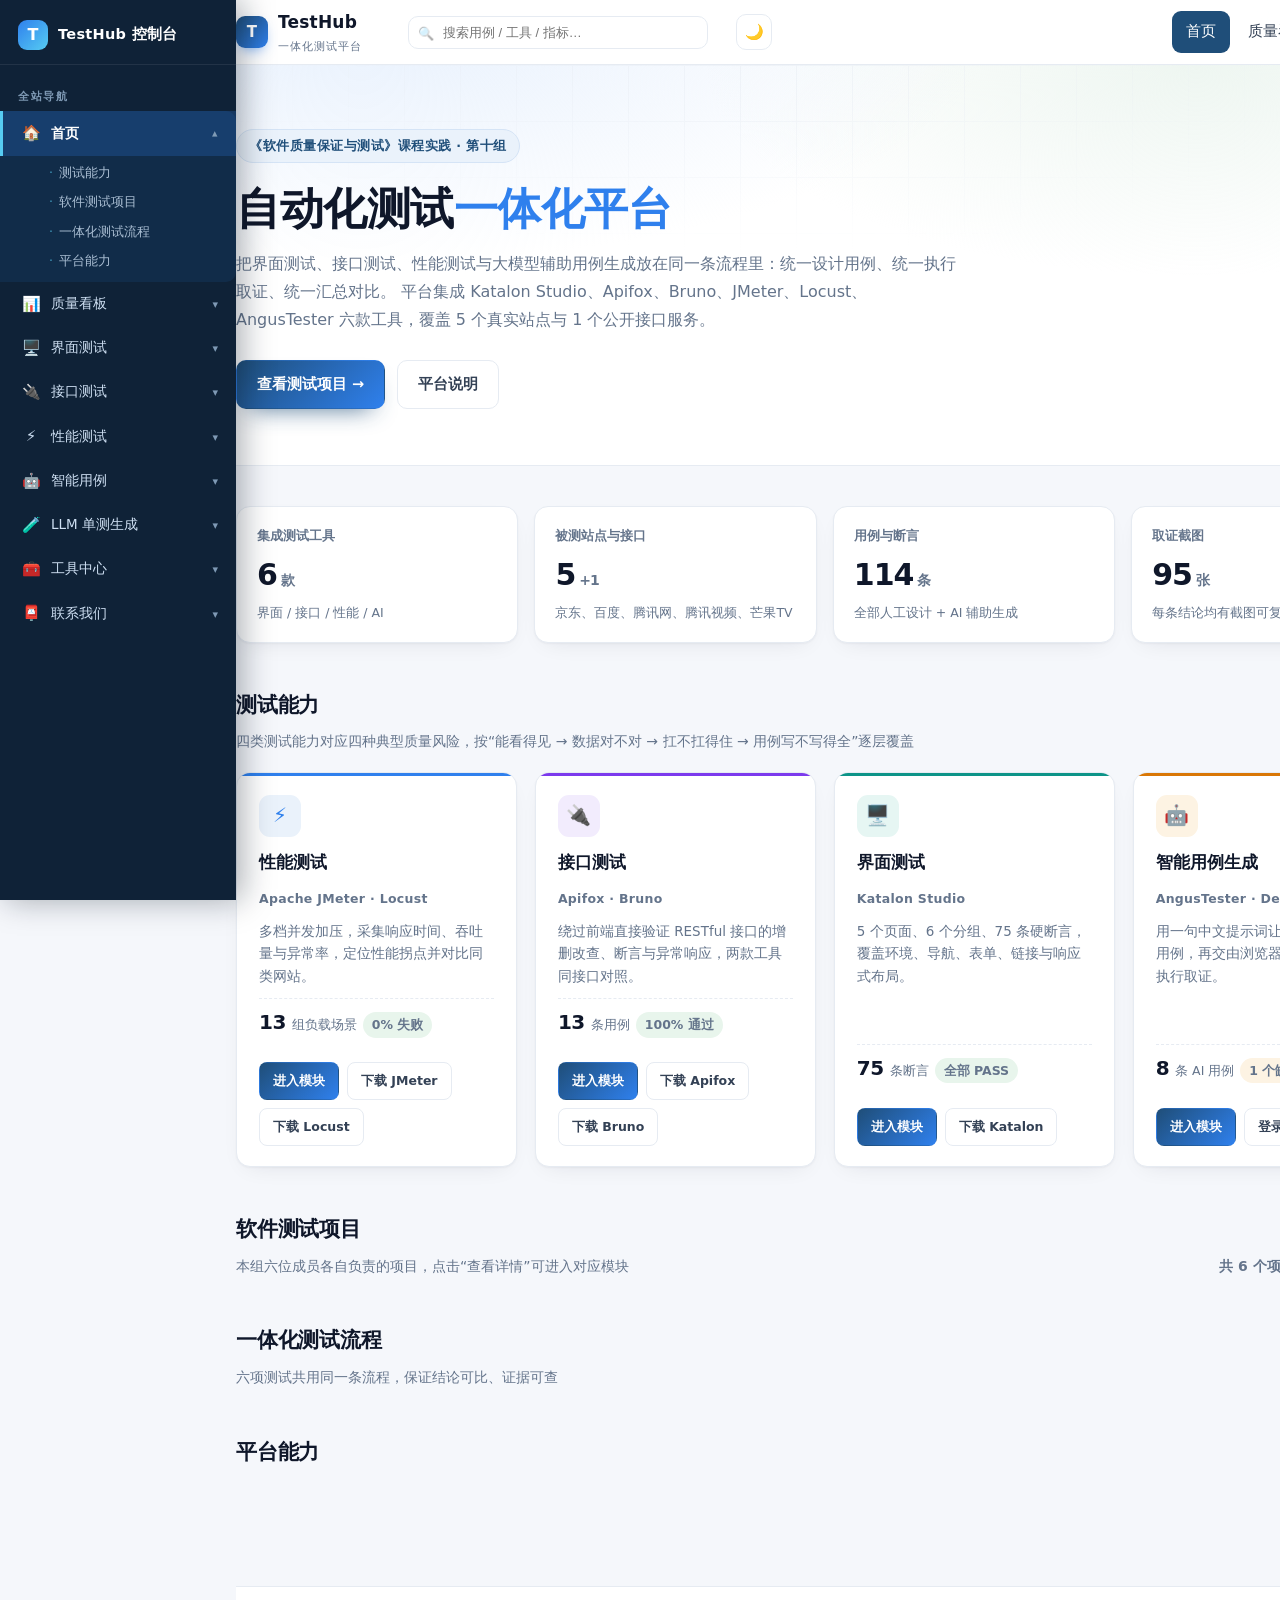
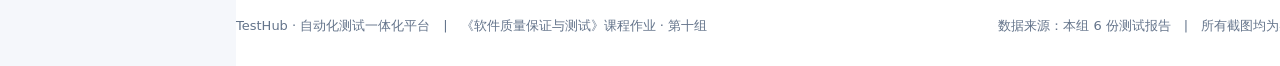
<file: index.html>
<!DOCTYPE html>
<html lang="zh-CN">
<head>
<meta charset="UTF-8">
<meta name="viewport" content="width=device-width, initial-scale=1">
<title>TestHub · 自动化测试一体化平台</title>
<link rel="stylesheet" href="assets/css/style.css">
<link rel="stylesheet" href="assets/css/console.css">
<link rel="stylesheet" href="assets/css/sidebar.css">
<script src="assets/js/theme.js"></script>
</head>
<body>

<header class="nav">
  <div class="wrap nav-inner">
    <a class="logo" href="index.html">
      <span class="logo-mark">T</span>
      <span>TestHub<small>一体化测试平台</small></span>
    </a>
    <div class="nav-search">
      <input id="globalSearch" type="text" placeholder="搜索用例 / 工具 / 指标…" autocomplete="off">
      <div class="search-pop" id="searchPop"></div>
    </div>
    <button class="nav-toggle" aria-label="菜单">☰</button>
    <button class="theme-toggle" id="themeToggle" aria-label="切换深色模式">🌙</button>
    <nav class="nav-links">
      <a href="index.html">首页</a>
      <a href="dashboard.html">质量看板</a>
      <a href="about.html">联系我们</a>
    </nav>
  </div>
</header>

<section class="hero">
  <div class="wrap hero-inner">
    <span class="eyebrow">《软件质量保证与测试》课程实践 · 第十组</span>
    <h1>自动化测试<span>一体化平台</span></h1>
    <p class="lead">
      把界面测试、接口测试、性能测试与大模型辅助用例生成放在同一条流程里：统一设计用例、统一执行取证、统一汇总对比。
      平台集成 Katalon Studio、Apifox、Bruno、JMeter、Locust、AngusTester 六款工具，覆盖 5 个真实站点与 1 个公开接口服务。
    </p>
    <div class="hero-actions">
      <a class="btn btn-primary" href="#projects">查看测试项目 →</a>
      <a class="btn btn-ghost" href="about.html">平台说明</a>
    </div>
  </div>
</section>

<main class="wrap">

  <section class="section">
    <div class="stats">
      <div class="stat"><div class="k">集成测试工具</div><div class="v">6<small>款</small></div><div class="d">界面 / 接口 / 性能 / AI</div></div>
      <div class="stat"><div class="k">被测站点与接口</div><div class="v">5<small>+1</small></div><div class="d">京东、百度、腾讯网、腾讯视频、芒果TV</div></div>
      <div class="stat"><div class="k">用例与断言</div><div class="v">114<small>条</small></div><div class="d">全部人工设计 + AI 辅助生成</div></div>
      <div class="stat"><div class="k">取证截图</div><div class="v">95<small>张</small></div><div class="d">每条结论均有截图可复核</div></div>
    </div>
  </section>

  <section class="section">
    <div class="section-head">
      <div>
        <h2>测试能力</h2>
        <p>四类测试能力对应四种典型质量风险，按“能看得见 → 数据对不对 → 扛不扛得住 → 用例写不写得全”逐层覆盖</p>
      </div>
    </div>

    <div class="modules">
      <div class="module" style="--accent:#2f80ed;--accent-soft:#eaf2fb">
        <div class="ico">⚡</div>
        <h3>性能测试</h3>
        <div class="tool">Apache JMeter · Locust</div>
        <p>多档并发加压，采集响应时间、吞吐量与异常率，定位性能拐点并对比同类网站。</p>
        <div class="metric"><b>13</b><span>组负载场景</span><span class="badge ok">0% 失败</span></div>
        <div class="module-actions">
          <a class="btn btn-sm btn-primary" href="performance.html">进入模块</a>
          <a class="btn btn-sm btn-ghost" href="https://jmeter.apache.org/download_jmeter.cgi" target="_blank" rel="noopener">下载 JMeter</a>
          <a class="btn btn-sm btn-ghost" href="https://locust.io/" target="_blank" rel="noopener">下载 Locust</a>
        </div>
      </div>

      <div class="module" style="--accent:#7c3aed;--accent-soft:#f2ecfd">
        <div class="ico">🔌</div>
        <h3>接口测试</h3>
        <div class="tool">Apifox · Bruno</div>
        <p>绕过前端直接验证 RESTful 接口的增删改查、断言与异常响应，两款工具同接口对照。</p>
        <div class="metric"><b>13</b><span>条用例</span><span class="badge ok">100% 通过</span></div>
        <div class="module-actions">
          <a class="btn btn-sm btn-primary" href="api.html">进入模块</a>
          <a class="btn btn-sm btn-ghost" href="https://apifox.com/" target="_blank" rel="noopener">下载 Apifox</a>
          <a class="btn btn-sm btn-ghost" href="https://www.usebruno.com/downloads" target="_blank" rel="noopener">下载 Bruno</a>
        </div>
      </div>

      <div class="module" style="--accent:#0d9488;--accent-soft:#e6f6f3">
        <div class="ico">🖥️</div>
        <h3>界面测试</h3>
        <div class="tool">Katalon Studio</div>
        <p>5 个页面、6 个分组、75 条硬断言，覆盖环境、导航、表单、链接与响应式布局。</p>
        <div class="metric"><b>75</b><span>条断言</span><span class="badge ok">全部 PASS</span></div>
        <div class="module-actions">
          <a class="btn btn-sm btn-primary" href="ui.html">进入模块</a>
          <a class="btn btn-sm btn-ghost" href="https://katalon.com/download" target="_blank" rel="noopener">下载 Katalon</a>
        </div>
      </div>

      <div class="module" style="--accent:#d97706;--accent-soft:#fdf3e3">
        <div class="ico">🤖</div>
        <h3>智能用例生成</h3>
        <div class="tool">AngusTester · DeepSeek</div>
        <p>用一句中文提示词让大模型生成规范用例，再交由浏览器自动化引擎逐条执行取证。</p>
        <div class="metric"><b>8</b><span>条 AI 用例</span><span class="badge warn">1 个缺陷</span></div>
        <div class="module-actions">
          <a class="btn btn-sm btn-primary" href="ai.html">进入模块</a>
          <a class="btn btn-sm btn-ghost" href="https://gm.anguskit.com/" target="_blank" rel="noopener">登录 AngusTester</a>
        </div>
      </div>
    </div>
  </section>

  <section class="section" id="projects">
    <div class="section-head">
      <div>
        <h2>软件测试项目</h2>
        <p>本组六位成员各自负责的项目，点击“查看详情”可进入对应模块</p>
      </div>
      <span class="more" style="color:var(--muted)">共 6 个项目 · 全部已归档</span>
    </div>

    <div class="table-wrap">
      <table class="data">
        <thead>
          <tr>
            <th>项目名称</th><th>类型</th><th>测试工具</th><th>被测对象</th>
            <th class="c">规模</th><th class="c">结果</th><th class="c">操作</th>
          </tr>
        </thead>
        <tbody>
          <tr>
            <td class="strong">京东 Web 全量界面测试</td>
            <td><span class="badge info">界面</span></td>
            <td>Katalon Studio 11.7.0</td>
            <td>京东（首页 / 登录页 / 帮助中心等 5 个页面）</td>
            <td class="c">6 组 75 项</td>
            <td class="c"><span class="badge ok">75/75 PASS</span></td>
            <td class="c"><a href="ui.html">查看详情</a></td>
          </tr>
          <tr>
            <td class="strong">腾讯网首页性能测试（Locust）</td>
            <td><span class="badge info">性能</span></td>
            <td>Locust 2.x / Python 3.x</td>
            <td>腾讯网首页 qq.com</td>
            <td class="c">5 组负载</td>
            <td class="c"><span class="badge ok">9,556 请求 0 失败</span></td>
            <td class="c"><a href="performance.html">查看详情</a></td>
          </tr>
          <tr>
            <td class="strong">腾讯网首页同站性能测试（JMeter）</td>
            <td><span class="badge info">性能</span></td>
            <td>Apache JMeter 5.6.3</td>
            <td>腾讯网首页 qq.com</td>
            <td class="c">4 档 + 瞬时加压</td>
            <td class="c"><span class="badge ok">0% 异常</span></td>
            <td class="c"><a href="performance.html">查看详情</a></td>
          </tr>
          <tr>
            <td class="strong">腾讯视频与芒果TV 性能对比</td>
            <td><span class="badge info">性能</span></td>
            <td>Apache JMeter 5.6.3</td>
            <td>v.qq.com / mgtv.com</td>
            <td class="c">2 站 × 4 档</td>
            <td class="c"><span class="badge ok">0% 异常</span></td>
            <td class="c"><a href="performance.html">查看详情</a></td>
          </tr>
          <tr>
            <td class="strong">JSONPlaceholder 接口功能测试</td>
            <td><span class="badge info">接口</span></td>
            <td>Apifox / Bruno 4.3.0</td>
            <td>posts、users 接口</td>
            <td class="c">13 条用例</td>
            <td class="c"><span class="badge ok">100% 通过</span></td>
            <td class="c"><a href="api.html">查看详情</a></td>
          </tr>
          <tr>
            <td class="strong">百度首页 AI 用例测试</td>
            <td><span class="badge info">智能</span></td>
            <td>AngusTester（DeepSeek V4 Flash）</td>
            <td>百度首页 baidu.com</td>
            <td class="c">8 条用例</td>
            <td class="c"><span class="badge warn">3 通过 · 1 缺陷</span></td>
            <td class="c"><a href="ai.html">查看详情</a></td>
          </tr>
        </tbody>
      </table>
    </div>
  </section>

  <section class="section">
    <div class="section-head">
      <div>
        <h2>一体化测试流程</h2>
        <p>六项测试共用同一条流程，保证结论可比、证据可查</p>
      </div>
    </div>
    <div class="steps">
      <div class="step"><h5>目标与预探测</h5><p>明确被测对象与指标，先用独立脚本探测站点边界与风控限制。</p></div>
      <div class="step"><h5>用例设计</h5><p>AI 生成初稿 + 人工评审，统一到“步骤—预期—判定”格式。</p></div>
      <div class="step"><h5>环境与脚本</h5><p>对齐浏览器、网络与并发参数，脚本先预跑再正式执行。</p></div>
      <div class="step"><h5>执行与取证</h5><p>逐条截图、保存聚合报告与断言结果，失败项记录根因。</p></div>
      <div class="step"><h5>汇总与归档</h5><p>同站/同类横向对比，输出测试报告与缺陷清单。</p></div>
    </div>
  </section>

  <section class="section">
    <div class="grid-2">
      <div class="card card-pad">
        <h3 style="margin:0 0 8px;font-size:16px">平台能力</h3>
        <ul class="list">
          <li>统一入口管理界面、接口、性能、智能用例四类测试项目</li>
          <li>执行记录按项目归档，保留截图、报告、日志三级证据</li>
          <li>支持同类工具横向对比（JMeter ↔ Locust、Apifox ↔ Bruno）</li>
          <li>支持同类网站横向对比（腾讯视频 ↔ 芒果TV）</li>
          <li>AI 辅助用例生成，缩短回归用例设计时间约七成</li>
        </ul>
      </div>
      <div class="callout warn">
        <b>⚠ 测试安全边界（全组统一遵守）</b>
        <ul>
          <li>只访问公开页面与公开接口，不登录真实账号、不提交真实业务数据、不下单</li>
          <li>并发量级控制在课程实验范围内（最高 200 并发），避免对被测站点造成冲击</li>
          <li>遇到风控验证码、403 限流立即停止，不尝试绕过或破解</li>
          <li>对比测试同一时段背靠背执行，测试前关闭占用带宽的程序，保证数据可比</li>
        </ul>
      </div>
    </div>
  </section>

</main>

<footer class="site">
  <div class="wrap inner">
    <div>TestHub · 自动化测试一体化平台　|　《软件质量保证与测试》课程作业 · 第十组</div>
    <div>数据来源：本组 6 份测试报告　|　所有截图均为实测取证　|　<a href="about.html">关于平台</a></div>
  </div>
</footer>

<script src="assets/js/data.js"></script>
<script src="assets/js/console.js"></script>
<script src="assets/js/app.js"></script>
<script src="assets/js/sidebar.js"></script>
</body>
</html>
</file>
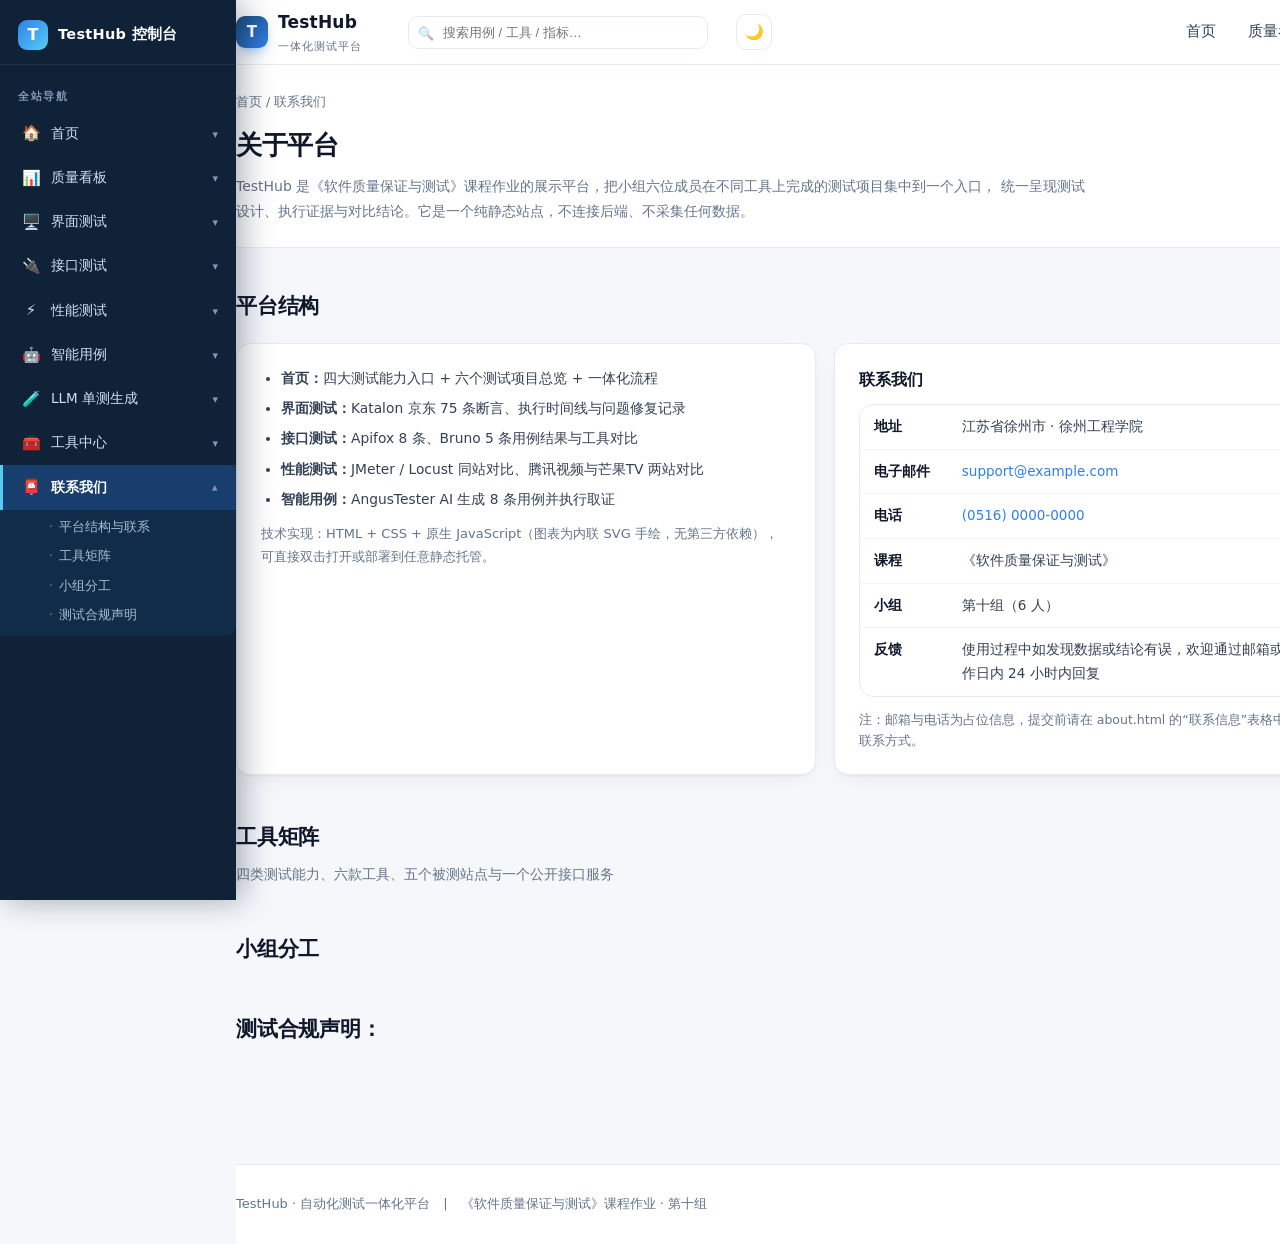
<file: about.html>
<!DOCTYPE html>
<html lang="zh-CN">
<head>
<meta charset="UTF-8">
<meta name="viewport" content="width=device-width, initial-scale=1">
<title>联系我们 · TestHub 一体化测试平台</title>
<link rel="stylesheet" href="assets/css/style.css">
<link rel="stylesheet" href="assets/css/console.css">
<link rel="stylesheet" href="assets/css/sidebar.css">
<script src="assets/js/theme.js"></script>
</head>
<body>

<header class="nav">
  <div class="wrap nav-inner">
    <a class="logo" href="index.html"><span class="logo-mark">T</span><span>TestHub<small>一体化测试平台</small></span></a>
    <div class="nav-search">
      <input id="globalSearch" type="text" placeholder="搜索用例 / 工具 / 指标…" autocomplete="off">
      <div class="search-pop" id="searchPop"></div>
    </div>
    <button class="nav-toggle" aria-label="菜单">☰</button>
    <button class="theme-toggle" id="themeToggle" aria-label="切换深色模式">🌙</button>
    <nav class="nav-links">
      <a href="index.html">首页</a>
      <a href="dashboard.html">质量看板</a>
      <a href="about.html">联系我们</a>
    </nav>
  </div>
</header>

<section class="page-head">
  <div class="wrap inner">
    <div class="crumb"><a href="index.html">首页</a> / 联系我们</div>
    <h1>关于平台</h1>
    <p class="desc">
      TestHub 是《软件质量保证与测试》课程作业的展示平台，把小组六位成员在不同工具上完成的测试项目集中到一个入口，
      统一呈现测试设计、执行证据与对比结论。它是一个纯静态站点，不连接后端、不采集任何数据。
    </p>
  </div>
</section>

<main class="wrap">

  <section class="section">
    <div class="grid-2">
      <div class="card card-pad">
        <h3 style="margin:0 0 10px;font-size:16px">平台结构</h3>
        <ul class="list">
          <li><b>首页：</b>四大测试能力入口 + 六个测试项目总览 + 一体化流程</li>
          <li><b>界面测试：</b>Katalon 京东 75 条断言、执行时间线与问题修复记录</li>
          <li><b>接口测试：</b>Apifox 8 条、Bruno 5 条用例结果与工具对比</li>
          <li><b>性能测试：</b>JMeter / Locust 同站对比、腾讯视频与芒果TV 两站对比</li>
          <li><b>智能用例：</b>AngusTester AI 生成 8 条用例并执行取证</li>
        </ul>
        <p style="font-size:13px;color:var(--muted);margin:12px 0 0">
          技术实现：HTML + CSS + 原生 JavaScript（图表为内联 SVG 手绘，无第三方依赖），可直接双击打开或部署到任意静态托管。
        </p>
      </div>

      <div class="card card-pad">
        <h3 style="margin:0 0 10px;font-size:16px">联系我们</h3>
        <div class="table-wrap" style="box-shadow:none">
          <table class="data">
            <tbody>
              <tr><td style="width:88px" class="strong">地址</td><td>江苏省徐州市 · 徐州工程学院</td></tr>
              <tr><td class="strong">电子邮件</td><td><a href="mailto:support@example.com">support@example.com</a></td></tr>
              <tr><td class="strong">电话</td><td><a href="tel:+8651600000000">(0516) 0000-0000</a></td></tr>
              <tr><td class="strong">课程</td><td>《软件质量保证与测试》</td></tr>
              <tr><td class="strong">小组</td><td>第十组（6 人）</td></tr>
              <tr><td class="strong">反馈</td><td>使用过程中如发现数据或结论有误，欢迎通过邮箱或电话反馈；工作日内 24 小时内回复</td></tr>
            </tbody>
          </table>
        </div>
        <p style="font-size:12.5px;color:var(--muted);margin:12px 0 0">
          注：邮箱与电话为占位信息，提交前请在 about.html 的“联系信息”表格中替换为本组真实联系方式。
        </p>
      </div>
    </div>
  </section>

  <section class="section">
    <div class="section-head">
      <div><h2>工具矩阵</h2><p>四类测试能力、六款工具、五个被测站点与一个公开接口服务</p></div>
    </div>
    <div class="table-wrap">
      <table class="data">
        <thead>
          <tr><th>测试类型</th><th>工具</th><th>被测对象</th><th class="c">规模</th><th class="c">结果</th><th>产出证据</th></tr>
        </thead>
        <tbody>
          <tr><td><span class="badge info">界面</span></td><td>Katalon Studio 11.7.0</td><td>京东 5 个页面</td><td class="c">75 条断言</td><td class="c"><span class="badge ok">100%</span></td><td>HTML 报告 + 3 张页面截图 + 原始日志</td></tr>
          <tr><td><span class="badge info">性能</span></td><td>Locust 2.x</td><td>腾讯网首页</td><td class="c">5 组负载</td><td class="c"><span class="badge ok">0% 失败</span></td><td>统计页 + 趋势图</td></tr>
          <tr><td><span class="badge info">性能</span></td><td>Apache JMeter 5.6.3</td><td>腾讯网首页</td><td class="c">4 档 + 补充</td><td class="c"><span class="badge ok">0% 异常</span></td><td>聚合报告 + 图形结果</td></tr>
          <tr><td><span class="badge info">性能</span></td><td>Apache JMeter 5.6.3</td><td>腾讯视频 / 芒果TV</td><td class="c">8 组用例</td><td class="c"><span class="badge ok">0% 异常</span></td><td>聚合报告 + 对比折线</td></tr>
          <tr><td><span class="badge info">接口</span></td><td>Apifox</td><td>JSONPlaceholder posts</td><td class="c">8 条用例</td><td class="c"><span class="badge ok">全部通过</span></td><td>请求/响应截图 + 自动化报告</td></tr>
          <tr><td><span class="badge info">接口</span></td><td>Bruno v4.3.0</td><td>JSONPlaceholder users / posts</td><td class="c">5 条用例</td><td class="c"><span class="badge ok">全部通过</span></td><td>断言结果截图</td></tr>
          <tr><td><span class="badge info">智能</span></td><td>AngusTester + DeepSeek</td><td>百度首页</td><td class="c">8 条用例</td><td class="c"><span class="badge warn">1 个缺陷</span></td><td>AI 用例表 + 执行截图</td></tr>
        </tbody>
      </table>
    </div>
  </section>

  <section class="section">
    <div class="section-head">
      <div><h2>小组分工</h2></div>
    </div>
    <div class="table-wrap">
      <table class="data">
        <thead><tr><th class="c">序号</th><th>姓名</th><th>学号</th><th>负责内容</th></tr></thead>
        <tbody>
          <tr><td class="c">1</td><td>高陈洋</td><td>24090202116</td><td>AngusTester 大模型辅助生成测试用例百度功能测试</td></tr>
          <tr><td class="c">2</td><td>章雨倩</td><td>24090212115</td><td>JMeter 腾讯QQ/腾讯视频/芒果TV性能测试</td></tr>
          <tr><td class="c">3</td><td>王涛</td><td>24090202147</td><td>Locust腾讯QQ性能测试</td></tr>
          <tr><td class="c">4</td><td>刘镇恺</td><td>24090202151</td><td>Bruno JSONPlaceholder接口测试</td></tr>
          <tr><td class="c">5</td><td>李秉阳</td><td>24090202152</td><td>Apifox JSONPlaceholder接口测试</td></tr>
          <tr><td class="c">6</td><td>韩洋</td><td>24090202121</td><td>Katalon Studio京东界面测试</td></tr>
        </tbody>
      </table>
    </div>
  </section>

  <section class="section">
    <div class="callout warn">
      <b>测试合规声明：</b>平台中所有测试均在公开页面上开展，未登录真实账号、未提交真实业务数据、未绕过任何风控或验证码；
      性能测试并发量级控制在 200 以内，测试前已确认不对被测站点造成异常影响。截图、报告与日志均来自本组真实执行过程。
    </div>
  </section>

</main>

<footer class="site">
  <div class="wrap inner">
    <div>TestHub · 自动化测试一体化平台　|　《软件质量保证与测试》课程作业 · 第十组</div>
    <div><a href="index.html">返回首页</a></div>
  </div>
</footer>

<script src="assets/js/data.js"></script>
<script src="assets/js/console.js"></script>
<script src="assets/js/app.js"></script>
<script src="assets/js/sidebar.js"></script>
</body>
</html>
</file>
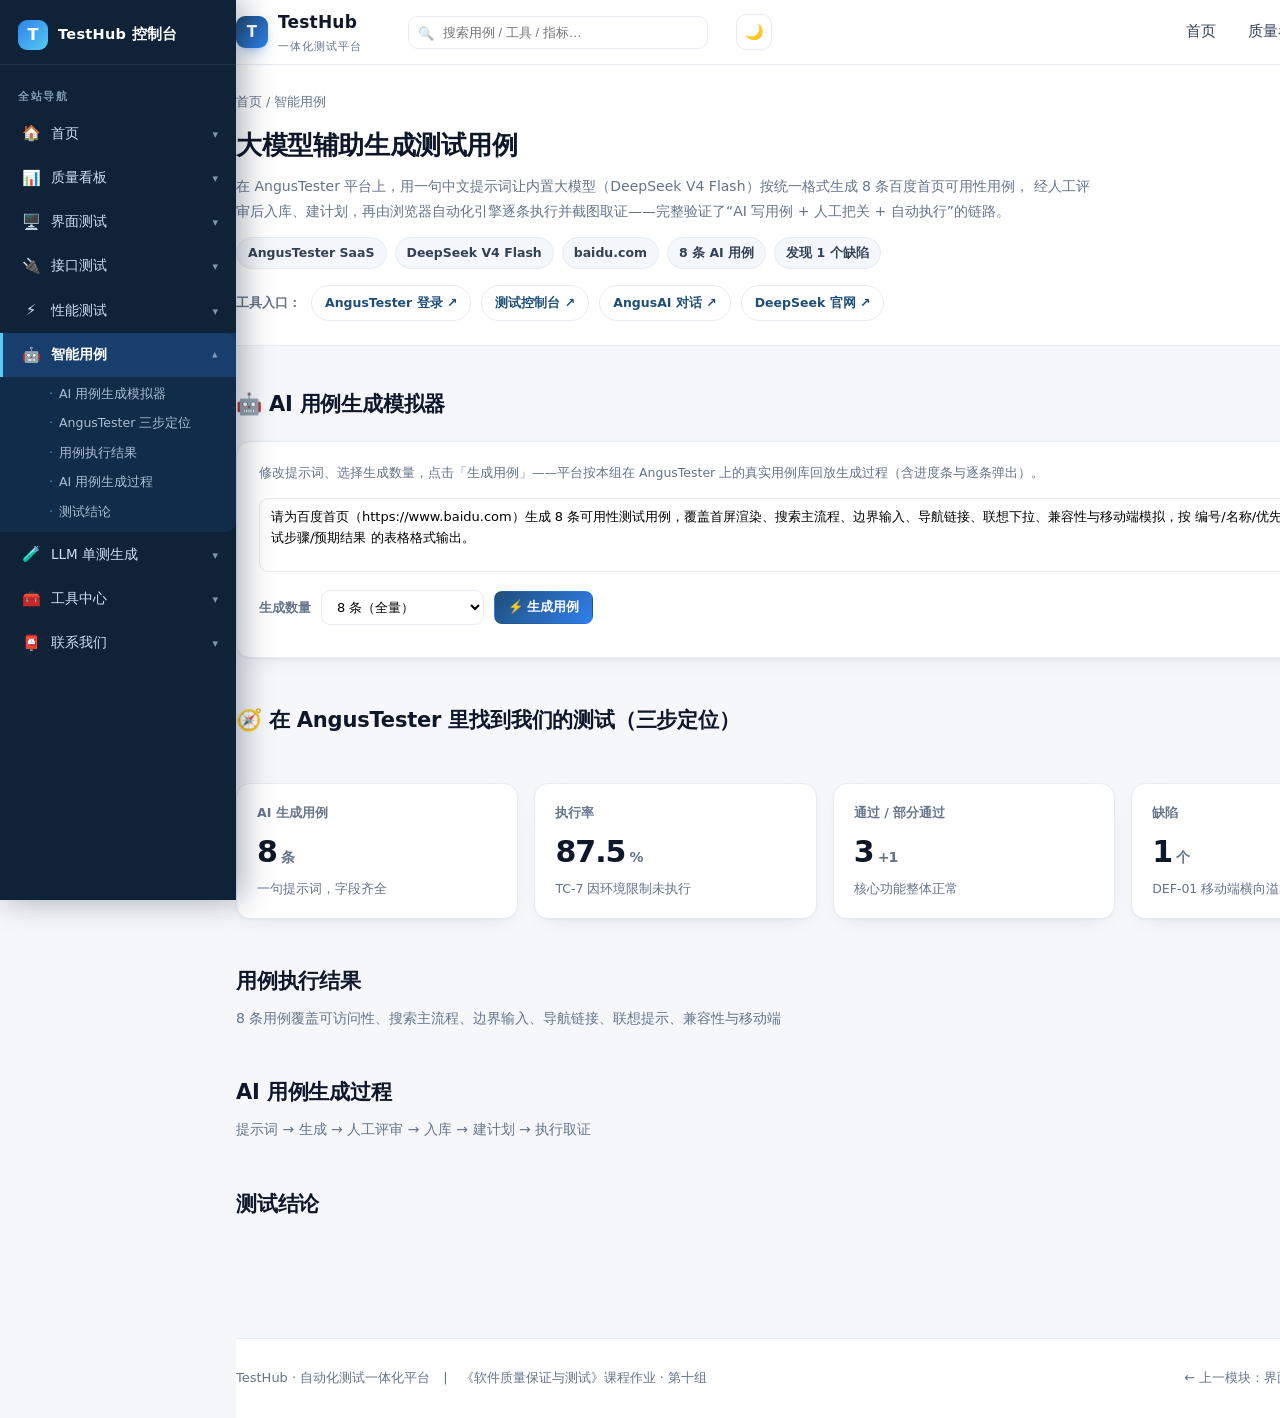
<file: ai.html>
<!DOCTYPE html>
<html lang="zh-CN">
<head>
<meta charset="UTF-8">
<meta name="viewport" content="width=device-width, initial-scale=1">
<title>智能用例 · TestHub 一体化测试平台</title>
<link rel="stylesheet" href="assets/css/style.css">
<link rel="stylesheet" href="assets/css/console.css">
<link rel="stylesheet" href="assets/css/sidebar.css">
<script src="assets/js/theme.js"></script>
</head>
<body>

<header class="nav">
  <div class="wrap nav-inner">
    <a class="logo" href="index.html"><span class="logo-mark">T</span><span>TestHub<small>一体化测试平台</small></span></a>
    <div class="nav-search">
      <input id="globalSearch" type="text" placeholder="搜索用例 / 工具 / 指标…" autocomplete="off">
      <div class="search-pop" id="searchPop"></div>
    </div>
    <button class="nav-toggle" aria-label="菜单">☰</button>
    <button class="theme-toggle" id="themeToggle" aria-label="切换深色模式">🌙</button>
    <nav class="nav-links">
      <a href="index.html">首页</a>
      <a href="dashboard.html">质量看板</a>
      <a href="about.html">联系我们</a>
    </nav>
  </div>
</header>

<section class="page-head">
  <div class="wrap inner">
    <div class="crumb"><a href="index.html">首页</a> / 智能用例</div>
    <h1>大模型辅助生成测试用例</h1>
    <p class="desc">
      在 AngusTester 平台上，用一句中文提示词让内置大模型（DeepSeek V4 Flash）按统一格式生成 8 条百度首页可用性用例，
      经人工评审后入库、建计划，再由浏览器自动化引擎逐条执行并截图取证——完整验证了“AI 写用例 + 人工把关 + 自动执行”的链路。
    </p>
    <div class="chips">
      <span class="chip">AngusTester SaaS</span>
      <span class="chip">DeepSeek V4 Flash</span>
      <span class="chip">baidu.com</span>
      <span class="chip">8 条 AI 用例</span>
      <span class="chip">发现 1 个缺陷</span>
    </div>
    <div class="tool-links">
      <span class="tl-label">工具入口：</span>
      <a href="https://gm.anguskit.com/" target="_blank" rel="noopener">AngusTester 登录 ↗</a>
      <a href="https://tester.anguskit.com/" target="_blank" rel="noopener">测试控制台 ↗</a>
      <a href="https://ai.anguskit.com/" target="_blank" rel="noopener">AngusAI 对话 ↗</a>
      <a href="https://www.deepseek.com/" target="_blank" rel="noopener">DeepSeek 官网 ↗</a>
    </div>
  </div>
</section>

<main class="wrap">

  <section class="section">
    <div class="console" id="aiGen">
      <h3>🤖 AI 用例生成模拟器</h3>
      <p class="sub">修改提示词、选择生成数量，点击「生成用例」——平台按本组在 AngusTester 上的真实用例库回放生成过程（含进度条与逐条弹出）。</p>
      <textarea id="aiPrompt"></textarea>
      <div class="ctl-row" style="margin-top:10px">
        <label>生成数量</label>
        <select id="aiCount">
          <option value="4">4 条（P0/P1 优先）</option>
          <option value="6">6 条</option>
          <option value="8" selected>8 条（全量）</option>
        </select>
        <button id="aiGenBtn" class="btn btn-sm btn-primary">⚡ 生成用例</button>
        <button id="aiGenAgain" class="btn btn-sm btn-ghost" style="display:none">🔄 重新生成</button>
      </div>
      <div class="ai-prog" id="aiProg" style="display:none"><div id="aiBar"></div></div>
      <div id="aiOut"></div>
    </div>
  </section>

  <section class="section">
    <div class="console">
      <h3>🧭 在 AngusTester 里找到我们的测试（三步定位）</h3>
      <p class="sub">我们的项目保存在 AngusTester 云端账号下，官网首页看不到项目列表——请先登录控制台，再按下面路径定位。</p>
      <div class="ctl-row" style="margin-bottom:4px">
        <a class="btn btn-sm btn-primary" href="https://gm.anguskit.com/" target="_blank" rel="noopener">① GM 工作台登录 ↗</a>
        <a class="btn btn-sm btn-primary" href="https://tester.anguskit.com/" target="_blank" rel="noopener">② 测试控制台（项目/用例/计划/执行记录）↗</a>
        <a class="btn btn-sm btn-primary" href="https://ai.anguskit.com/" target="_blank" rel="noopener">③ AngusAI 智能对话（生成用例）↗</a>
      </div>
      <div class="table-wrap" style="box-shadow:none;margin-top:10px">
        <table class="data">
          <thead><tr><th style="width:70px" class="c">步骤</th><th>操作</th><th>定位目标</th></tr></thead>
          <tbody>
            <tr><td class="c">1</td><td>打开 GM 工作台，用组内账号登录（本项目注册账号见下）</td><td>统一登录门户 gm.anguskit.com</td></tr>
            <tr><td class="c">2</td><td>进入「测试控制台」，在项目列表中找到项目名</td><td><b>百度首页可用性测试（BAI）</b></td></tr>
            <tr><td class="c">3</td><td>左侧菜单依次查看「测试用例（TC-1~TC-8）」「测试计划」「执行记录与截图取证」</td><td>8 条 AI 用例 + 执行证据 + 缺陷 DEF-01</td></tr>
          </tbody>
        </table>
      </div>
      <p style="font-size:12.5px;color:var(--muted);margin:10px 0 0">说明：AngusTester 为 SaaS 平台，用例与执行数据保存在北京集群（bj-c1-prod-apis.anguskit.com）的项目空间内，必须登录后才能看到，直接访问官网首页是找不到的。若无法登录组内账号，本页下方与「用例执行结果」区块完整保留了全部 8 条用例的内容与执行结果，可离线查阅。</p>
    </div>
  </section>

  <section class="section">
    <div class="stats">
      <div class="stat"><div class="k">AI 生成用例</div><div class="v">8<small>条</small></div><div class="d">一句提示词，字段齐全</div></div>
      <div class="stat"><div class="k">执行率</div><div class="v">87.5<small>%</small></div><div class="d">TC-7 因环境限制未执行</div></div>
      <div class="stat"><div class="k">通过 / 部分通过</div><div class="v">3<small>+1</small></div><div class="d">核心功能整体正常</div></div>
      <div class="stat"><div class="k">缺陷</div><div class="v">1<small>个</small></div><div class="d">DEF-01 移动端横向溢出</div></div>
    </div>
  </section>

  <section class="section">
    <div class="section-head">
      <div>
        <h2>用例执行结果</h2>
        <p>8 条用例覆盖可访问性、搜索主流程、边界输入、导航链接、联想提示、兼容性与移动端</p>
      </div>
    </div>

    <div class="grid-2-1">
      <div class="table-wrap">
        <table class="data">
          <thead><tr><th class="c">编号</th><th>用例名称</th><th class="c">优先级</th><th class="c">结果</th><th>说明</th></tr></thead>
          <tbody>
            <tr><td class="c">TC-1</td><td>首页可访问性与首屏渲染</td><td class="c">P0</td><td class="c"><span class="badge ok">通过</span></td><td>HTTP 200，首屏 87 ms，核心元素齐全</td></tr>
            <tr><td class="c">TC-2</td><td>关键词搜索主流程（点击提交）</td><td class="c">P0</td><td class="c"><span class="badge gray">阻塞</span></td><td>提交触发跳转，被百度风控验证页拦截</td></tr>
            <tr><td class="c">TC-3</td><td>回车键提交搜索</td><td class="c">P1</td><td class="c"><span class="badge gray">阻塞</span></td><td>提交成功携带查询参数，被风控拦截</td></tr>
            <tr><td class="c">TC-4</td><td>空输入与特殊字符边界处理</td><td class="c">P2</td><td class="c"><span class="badge warn">部分通过</span></td><td>空提交无无效跳转，未见脚本执行；结果页校验受风控限制</td></tr>
            <tr><td class="c">TC-5</td><td>首页顶部导航链接可用性</td><td class="c">P1</td><td class="c"><span class="badge ok">通过</span></td><td>抽验 3 个链接全部可达，无 404</td></tr>
            <tr><td class="c">TC-6</td><td>搜索框联想下拉可用性</td><td class="c">P2</td><td class="c"><span class="badge ok">通过</span></td><td>联想 10 条、Esc 关闭正常、无脚本错误</td></tr>
            <tr><td class="c">TC-7</td><td>跨浏览器兼容性</td><td class="c">P2</td><td class="c"><span class="badge gray">阻塞</span></td><td>环境仅 Chromium，无法三内核对比</td></tr>
            <tr><td class="c">TC-8</td><td>移动端视口下的首页可用性</td><td class="c">P2</td><td class="c"><span class="badge fail">失败</span></td><td>375 px 视口横向溢出，顶部导航截断</td></tr>
          </tbody>
        </table>
      </div>
      <div class="chart-card">
        <h4>结果分布</h4>
        <div class="sub">通过 3 · 部分通过 1 · 失败 1 · 阻塞 3</div>
        <div class="chart" id="chart-ai"></div>
      </div>
    </div>
  </section>

  <section class="section">
    <div class="section-head">
      <div>
        <h2>AI 用例生成过程</h2>
        <p>提示词 → 生成 → 人工评审 → 入库 → 建计划 → 执行取证</p>
      </div>
    </div>

    <div class="shots">
      <figure class="shot">
        <img src="assets/img/ai-case.png" alt="LLM 生成的用例表格">
        <figcaption><b>LLM 生成的用例表格：</b>提示词为“为百度首页可用性测试起草 8 条测试用例，每条包含用例名称、优先级、前置条件、测试步骤、预期结果，用中文表格输出”，模型按平台格式逐条输出。</figcaption>
      </figure>
      <figure class="shot">
        <img src="assets/img/ai-baidu.png" alt="百度首页执行取证">
        <figcaption><b>自动化执行取证：</b>Chromium 1280×720 视口下真实打开百度首页，TC-1 判定 HTTP 200、首屏 87 ms、核心元素齐全。</figcaption>
      </figure>
    </div>

    <div class="grid-2" style="margin-top:18px">
      <div class="card card-pad">
        <h3 style="margin:0 0 8px;font-size:16px">AI 写用例的效果评价</h3>
        <ul class="list">
          <li><b>效率：</b>一句提示词生成 8 条格式完整、字段齐全的用例，比人工逐条编写节省约七成设计时间</li>
          <li><b>质量：</b>覆盖面较全，网页打开、搜索主流程、异常输入、导航链接、联想提示、浏览器兼容、移动端均被覆盖，步骤与预期清楚可直接执行</li>
          <li><b>不足：</b>个别步骤超出实际环境条件（如三浏览器对比），部分边界数据（超长输入）需人工补充</li>
          <li><b>模式：</b>“AI 先写一遍 + 人工再看一遍、改一遍”，适合快速搭建回归用例集</li>
        </ul>
      </div>
      <div>
        <div class="callout fail" style="background:var(--fail-soft);border-color:#f3cfcc;color:#7f1d1d">
          <b>缺陷 DEF-01（中等严重度）：移动端视口横向溢出</b>
          <ul>
            <li>现象：窗口宽度 375 px 时页面右侧超出屏幕、底部出现横向滚动条，顶部导航右侧“设置”入口被截断，导航栏未随窄屏收缩</li>
            <li>影响：手机用户看不到完整顶部导航，属可用性问题</li>
            <li>建议：为顶部导航增加窄屏适配（折叠菜单或可滑动容器），并对 320~768 px 区间做回归</li>
          </ul>
        </div>
        <div class="callout warn" style="margin-top:14px">
          <b>风险记录：</b>① 搜索提交被百度风控跳转图形验证码页，属站点反爬策略而非功能缺陷，建议带登录态 Cookie 重试或人工确认；
          ② AngusTester 平台“关联用例”接口异常（提示成功但用例数为 0），已作为平台问题记录，不影响对百度首页的测试结论。
        </div>
      </div>
    </div>
  </section>

  <section class="section">
    <div class="callout ok">
      <b>测试结论</b>
      <ul>
        <li>百度首页桌面端核心功能正常：可访问、首屏 87 ms、导航链接可达、搜索联想正常，未发现功能缺陷</li>
        <li>发现 1 个中等严重度缺陷（DEF-01 移动端横向溢出），建议安排修复</li>
        <li>搜索结果页因风控未能端到端验证，建议补充带登录态的测试环境</li>
        <li>AI 原生测试平台在真实场景中可用：从写提示词、生成用例、入库建计划到执行取证，全程在同一平台完成</li>
      </ul>
    </div>
  </section>

</main>

<footer class="site">
  <div class="wrap inner">
    <div>TestHub · 自动化测试一体化平台　|　《软件质量保证与测试》课程作业 · 第十组</div>
    <div><a href="ui.html">← 上一模块：界面测试</a>　|　<a href="about.html">关于平台 →</a></div>
  </div>
</footer>

<script src="assets/js/data.js"></script>
<script src="assets/js/console.js"></script>
<script src="assets/js/app.js"></script>
<script>
donutChart("#chart-ai", {
  centerLabel: "用例总数",
  segments: [
    { label: "通过", value: 3, color: "#16a34a" },
    { label: "部分通过", value: 1, color: "#f59e0b" },
    { label: "失败", value: 1, color: "#dc2626" },
    { label: "阻塞", value: 3, color: "#94a3b8" }
  ]
});
</script>
<script src="assets/js/sidebar.js"></script>
</body>
</html>
</file>
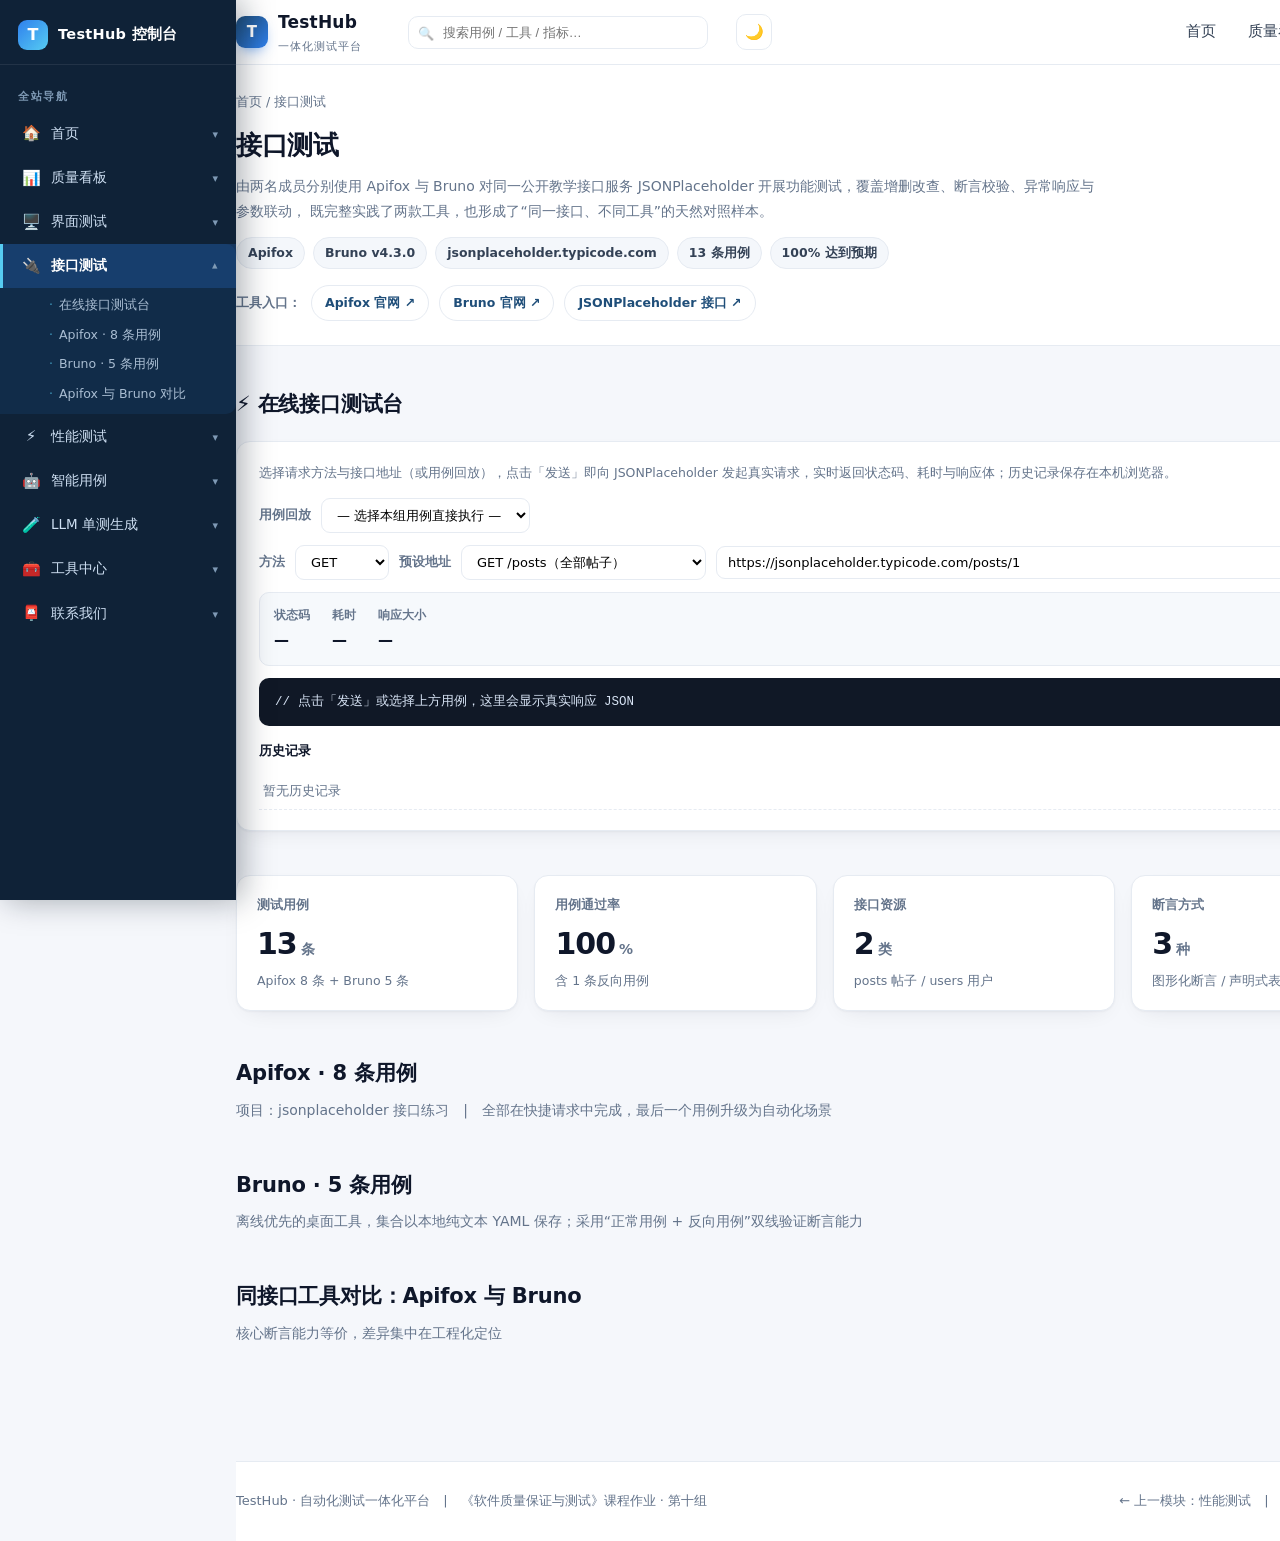
<file: api.html>
<!DOCTYPE html>
<html lang="zh-CN">
<head>
<meta charset="UTF-8">
<meta name="viewport" content="width=device-width, initial-scale=1">
<title>接口测试 · TestHub 一体化测试平台</title>
<link rel="stylesheet" href="assets/css/style.css">
<link rel="stylesheet" href="assets/css/console.css">
<link rel="stylesheet" href="assets/css/sidebar.css">
<script src="assets/js/theme.js"></script>
</head>
<body>

<header class="nav">
  <div class="wrap nav-inner">
    <a class="logo" href="index.html"><span class="logo-mark">T</span><span>TestHub<small>一体化测试平台</small></span></a>
    <div class="nav-search">
      <input id="globalSearch" type="text" placeholder="搜索用例 / 工具 / 指标…" autocomplete="off">
      <div class="search-pop" id="searchPop"></div>
    </div>
    <button class="nav-toggle" aria-label="菜单">☰</button>
    <button class="theme-toggle" id="themeToggle" aria-label="切换深色模式">🌙</button>
    <nav class="nav-links">
      <a href="index.html">首页</a>
      <a href="dashboard.html">质量看板</a>
      <a href="about.html">联系我们</a>
    </nav>
  </div>
</header>

<section class="page-head">
  <div class="wrap inner">
    <div class="crumb"><a href="index.html">首页</a> / 接口测试</div>
    <h1>接口测试</h1>
    <p class="desc">
      由两名成员分别使用 Apifox 与 Bruno 对同一公开教学接口服务 JSONPlaceholder 开展功能测试，覆盖增删改查、断言校验、异常响应与参数联动，
      既完整实践了两款工具，也形成了“同一接口、不同工具”的天然对照样本。
    </p>
    <div class="chips">
      <span class="chip">Apifox</span>
      <span class="chip">Bruno v4.3.0</span>
      <span class="chip">jsonplaceholder.typicode.com</span>
      <span class="chip">13 条用例</span>
      <span class="chip">100% 达到预期</span>
    </div>
    <div class="tool-links">
      <span class="tl-label">工具入口：</span>
      <a href="https://apifox.com/" target="_blank" rel="noopener">Apifox 官网 ↗</a>
      <a href="https://www.usebruno.com/" target="_blank" rel="noopener">Bruno 官网 ↗</a>
      <a href="https://jsonplaceholder.typicode.com/" target="_blank" rel="noopener">JSONPlaceholder 接口 ↗</a>
    </div>
  </div>
</section>

<main class="wrap">

  <section class="section">
    <div class="console" id="apiTester">
      <h3>⚡ 在线接口测试台</h3>
      <p class="sub">选择请求方法与接口地址（或用例回放），点击「发送」即向 JSONPlaceholder 发起真实请求，实时返回状态码、耗时与响应体；历史记录保存在本机浏览器。</p>
      <div class="ctl-row">
        <label>用例回放</label>
        <select id="atReplay">
          <option value="">— 选择本组用例直接执行 —</option>
          <optgroup label="Apifox（8 条）">
            <option value="apifox:0">AF-1 查询全部帖子</option>
            <option value="apifox:1">AF-2 查询单条帖子 id=1</option>
            <option value="apifox:2">AF-3 新增帖子</option>
            <option value="apifox:3">AF-4 修改帖子 id=1</option>
            <option value="apifox:4">AF-5 删除帖子 id=1</option>
            <option value="apifox:5">AF-6 断言校验</option>
            <option value="apifox:7">AF-8 自动化场景</option>
          </optgroup>
          <optgroup label="Bruno（5 条）">
            <option value="bruno:0">BR-01 基本查询</option>
            <option value="bruno:1">BR-02 Assert 断言</option>
            <option value="bruno:2">BR-03 Tests 脚本断言</option>
            <option value="bruno:3">BR-04 异常用例 404</option>
            <option value="bruno:4">BR-05 Params 联动</option>
          </optgroup>
        </select>
      </div>
      <div class="ctl-row">
        <label>方法</label>
        <select id="atMethod">
          <option>GET</option><option>POST</option><option>PUT</option><option>DELETE</option>
        </select>
        <label>预设地址</label>
        <select id="atPreset">
          <option value="https://jsonplaceholder.typicode.com/posts">GET /posts（全部帖子）</option>
          <option value="https://jsonplaceholder.typicode.com/posts/1">GET /posts/1</option>
          <option value="https://jsonplaceholder.typicode.com/users">GET /users</option>
          <option value="https://jsonplaceholder.typicode.com/users/1">GET /users/1</option>
          <option value="https://jsonplaceholder.typicode.com/posts?userId=2&_limit=3">GET /posts?userId=2&amp;_limit=3</option>
          <option value="custom">— 自定义 URL —</option>
        </select>
        <input id="atUrl" class="grow" type="text" value="https://jsonplaceholder.typicode.com/posts/1" placeholder="https://…">
        <button id="atSend" class="btn btn-sm btn-primary">发 送</button>
      </div>
      <div class="ctl-row" id="atBodyRow">
        <textarea id="atBody" placeholder='POST/PUT 请求体（JSON），如：{"title":"x","body":"y","userId":1}'></textarea>
      </div>
      <div class="kv">
        <div class="kv-i"><span class="kv-k">状态码</span><span class="kv-v" id="atStatus">—</span></div>
        <div class="kv-i"><span class="kv-k">耗时</span><span class="kv-v" id="atTime">—</span></div>
        <div class="kv-i"><span class="kv-k">响应大小</span><span class="kv-v" id="atSize">—</span></div>
        <div class="kv-i" id="atCaseInfo" style="display:none;flex:1 1 100%"></div>
      </div>
      <div class="resp-box" id="atResp">// 点击「发送」或选择上方用例，这里会显示真实响应 JSON</div>
      <div style="display:flex;justify-content:space-between;align-items:center;margin-top:14px">
        <b style="font-size:13px">历史记录</b>
        <button id="atClear" class="mini">清空历史</button>
      </div>
      <ul class="hist-list" id="atHist"></ul>
    </div>
  </section>

  <section class="section">
    <div class="stats">
      <div class="stat"><div class="k">测试用例</div><div class="v">13<small>条</small></div><div class="d">Apifox 8 条 + Bruno 5 条</div></div>
      <div class="stat"><div class="k">用例通过率</div><div class="v">100<small>%</small></div><div class="d">含 1 条反向用例</div></div>
      <div class="stat"><div class="k">接口资源</div><div class="v">2<small>类</small></div><div class="d">posts 帖子 / users 用户</div></div>
      <div class="stat"><div class="k">断言方式</div><div class="v">3<small>种</small></div><div class="d">图形化断言 / 声明式表格 / JS 脚本</div></div>
    </div>
  </section>

  <section class="section">
    <div class="section-head">
      <div>
        <h2>Apifox · 8 条用例</h2>
        <p>项目：jsonplaceholder 接口练习　|　全部在快捷请求中完成，最后一个用例升级为自动化场景</p>
      </div>
    </div>

    <div class="table-wrap">
      <table class="data">
        <thead>
          <tr><th class="c">用例</th><th>请求方式与地址</th><th>操作要点</th><th>预期与实际结果</th><th class="c">判定</th></tr>
        </thead>
        <tbody>
          <tr><td class="c">1</td><td>GET /posts</td><td>Params、Headers、Body 均不填写，直接发送</td><td>200 OK，返回 100 条帖子的 JSON 数组，每条含 userId、id、title、body</td><td class="c"><span class="badge ok">通过</span></td></tr>
          <tr><td class="c">2</td><td>GET /posts/1</td><td>无额外参数，直接发送</td><td>200 OK，返回 id=1 的单条帖子对象，字段完整</td><td class="c"><span class="badge ok">通过</span></td></tr>
          <tr><td class="c">3</td><td>POST /posts</td><td>Body 选 JSON，填入新帖标题、内容与 userId</td><td>201 Created，返回带自动生成 id 的 JSON，模拟新增成功</td><td class="c"><span class="badge ok">通过</span></td></tr>
          <tr><td class="c">4</td><td>PUT /posts/1</td><td>Body 选 JSON，填入修改后的标题与内容</td><td>200 OK，返回更新后的帖子数据，模拟整体替换</td><td class="c"><span class="badge ok">通过</span></td></tr>
          <tr><td class="c">5</td><td>DELETE /posts/1</td><td>无 Body，直接发送</td><td>200 OK，返回空对象 {}，模拟删除成功</td><td class="c"><span class="badge ok">通过</span></td></tr>
          <tr><td class="c">6</td><td>GET /posts/1</td><td>后置操作添加断言：状态码=200、返回 id=1</td><td>两条断言全部通过，无需人工肉眼对比结果</td><td class="c"><span class="badge ok">通过</span></td></tr>
          <tr><td class="c">7</td><td>GET /posts/1</td><td>对比 Pretty / Raw 展示；控制台查看完整报文</td><td>Pretty 模式自动缩进高亮；控制台可查完整请求头与响应头</td><td class="c"><span class="badge ok">通过</span></td></tr>
          <tr><td class="c">8</td><td>自动化场景</td><td>保存接口后新建场景，添加步骤并一键运行</td><td>自动发起请求并执行内置断言，生成自动化测试报告</td><td class="c"><span class="badge ok">通过</span></td></tr>
        </tbody>
      </table>
    </div>

    <div class="shots" style="margin-top:18px">
      <figure class="shot">
        <img src="assets/img/api-apifox.png" alt="Apifox POST 新增帖子">
        <figcaption><b>POST 新增帖子：</b>Body 以 JSON 提交，响应 201 Created 并返回自动生成的 id，说明创建语义正确。</figcaption>
      </figure>
      <figure class="shot">
        <img src="assets/img/api-apifox-auto.png" alt="Apifox 自动化测试报告">
        <figcaption><b>自动化场景运行结果：</b>一键执行请求与断言并输出报告，是批量回归测试的基础能力。</figcaption>
      </figure>
    </div>

    <div class="callout" style="margin-top:18px">
      <b>需要说明：</b>JSONPlaceholder 是模拟接口，POST / PUT / DELETE 不会真正写入服务器数据，因此用例判定的是“接口语义与响应结构是否正确”，而不是数据持久化结果。
    </div>
  </section>

  <section class="section">
    <div class="section-head">
      <div>
        <h2>Bruno · 5 条用例</h2>
        <p>离线优先的桌面工具，集合以本地纯文本 YAML 保存；采用“正常用例 + 反向用例”双线验证断言能力</p>
      </div>
    </div>

    <div class="table-wrap">
      <table class="data">
        <thead>
          <tr><th class="c">用例</th><th>请求地址与方法</th><th>测试点</th><th>实际结果</th><th class="c">判定</th></tr>
        </thead>
        <tbody>
          <tr><td class="c">TC-01</td><td>GET /users/1</td><td>基本查询与响应读取</td><td>200 OK，769 ms，509 B，字段与预期一致</td><td class="c"><span class="badge ok">通过</span></td></tr>
          <tr><td class="c">TC-02</td><td>GET /users/1 + Assert</td><td>不写代码的状态码校验</td><td>Assertions (1) Passed: 1 Failed: 0，绿色</td><td class="c"><span class="badge ok">通过</span></td></tr>
          <tr><td class="c">TC-03</td><td>GET /users/1 + Tests</td><td>JavaScript 脚本校验</td><td>Tests (1) Passed: 1 Failed: 0，与声明式断言分块独立计数</td><td class="c"><span class="badge ok">通过</span></td></tr>
          <tr><td class="c">TC-04</td><td>GET /users/9999</td><td>异常（反向）用例</td><td>404 Not Found，3.15 s，2 B；两区块各 Failed: 1，提示 expected 404 to equal 200</td><td class="c"><span class="badge ok">通过</span></td></tr>
          <tr><td class="c">TC-05</td><td>GET /posts?userId=2&amp;_limit=3</td><td>Params 参数与 URL 联动</td><td>200 OK，670 ms，892 B，3 条数据 userId 均为 2</td><td class="c"><span class="badge ok">通过</span></td></tr>
        </tbody>
      </table>
    </div>

    <div class="grid-2-1" style="margin-top:18px">
      <figure class="shot">
        <img src="assets/img/api-bruno.png" alt="Bruno 双断言全绿">
        <figcaption><b>双断言判定结果：</b>左侧 Tests 脚本、右侧响应面板分块显示 Tests 与 Assertions 的通过/失败数，两条断言互不覆盖。</figcaption>
      </figure>
      <div>
        <div class="chart-card">
          <h4>同一接口的五次耗时观测</h4>
          <div class="sub">单位 ms · 状态码与响应体大小始终不变</div>
          <div class="chart" id="chart-latency"></div>
        </div>
        <div class="callout warn" style="margin-top:14px">
          <b>由此得到一条断言设计经验：</b>同一接口耗时从 769 ms 波动到 13.06 s，但状态码与响应体大小稳定不变。
          断言应针对稳定的功能特征（状态码、字段值、数据条数）编写，不宜设置过短的响应时间阈值，否则网络抖动会造成误报。
        </div>
      </div>
    </div>
  </section>

  <section class="section">
    <div class="section-head">
      <div>
        <h2>同接口工具对比：Apifox 与 Bruno</h2>
        <p>核心断言能力等价，差异集中在工程化定位</p>
      </div>
    </div>

    <div class="table-wrap">
      <table class="data">
        <thead><tr><th>对比维度</th><th>Apifox</th><th>Bruno</th></tr></thead>
        <tbody>
          <tr><td class="strong">安装与登录</td><td>需注册账号登录，依赖联网</td><td>离线优先，无需注册登录</td></tr>
          <tr><td class="strong">用例组织</td><td>云端项目 + 接口 + 自动化场景</td><td>本地纯文本 YAML 集合，Git 友好</td></tr>
          <tr><td class="strong">断言方式</td><td>图形化“后置操作”断言，零代码</td><td>Assert 声明式表格 + Tests 脚本双方式</td></tr>
          <tr><td class="strong">异常用例</td><td>通过状态码断言验证</td><td>TC-04 反向用例验证断言报错能力</td></tr>
          <tr><td class="strong">自动化能力</td><td>内置自动化场景，一键运行出报告</td><td>无内置场景编排，需 CLI / 外部 CI 配合</td></tr>
          <tr><td class="strong">报文可见性</td><td>控制台查看完整请求/响应报文</td><td>状态行给出状态码、耗时、响应大小</td></tr>
          <tr><td class="strong">适用场景</td><td>团队协作、接口文档一体化、快速上手</td><td>个人与脚本化管理、版本控制、离线环境</td></tr>
        </tbody>
      </table>
    </div>

    <div class="callout ok" style="margin-top:18px">
      <b>结论：</b>两款工具在接口功能验证这一核心能力上都能胜任，同一接口的正常请求、断言校验与异常判别均准确执行。
      差异在于定位——Apifox 走“一体化协作平台”路线，调试、文档、Mock、自动化测试在同一软件内完成，对新手友好；
      Bruno 走“轻量本地工具”路线，纯文本存储与离线优先使其天然适合纳入 Git 管理。
      实际项目中可按团队规模与协作方式选择，两者也可以并存：Apifox 做协作与文档，Bruno 做脚本化回归资产。
    </div>
  </section>

</main>

<footer class="site">
  <div class="wrap inner">
    <div>TestHub · 自动化测试一体化平台　|　《软件质量保证与测试》课程作业 · 第十组</div>
    <div><a href="performance.html">← 上一模块：性能测试</a>　|　<a href="ui.html">下一模块：界面测试 →</a></div>
  </div>
</footer>

<script src="assets/js/data.js"></script>
<script src="assets/js/console.js"></script>
<script src="assets/js/app.js"></script>
<script>
barChart("#chart-latency", {
  labels: ["首次 GET", "添加断言后", "双断言通过", "404 反向", "Params 用例"],
  values: [769, 13060, 1070, 3150, 670],
  unit: " ms",
  colors: ["#2f80ed", "#dc2626", "#2f80ed", "#d97706", "#0d9488"]
});
</script>
<script src="assets/js/sidebar.js"></script>
</body>
</html>
</file>
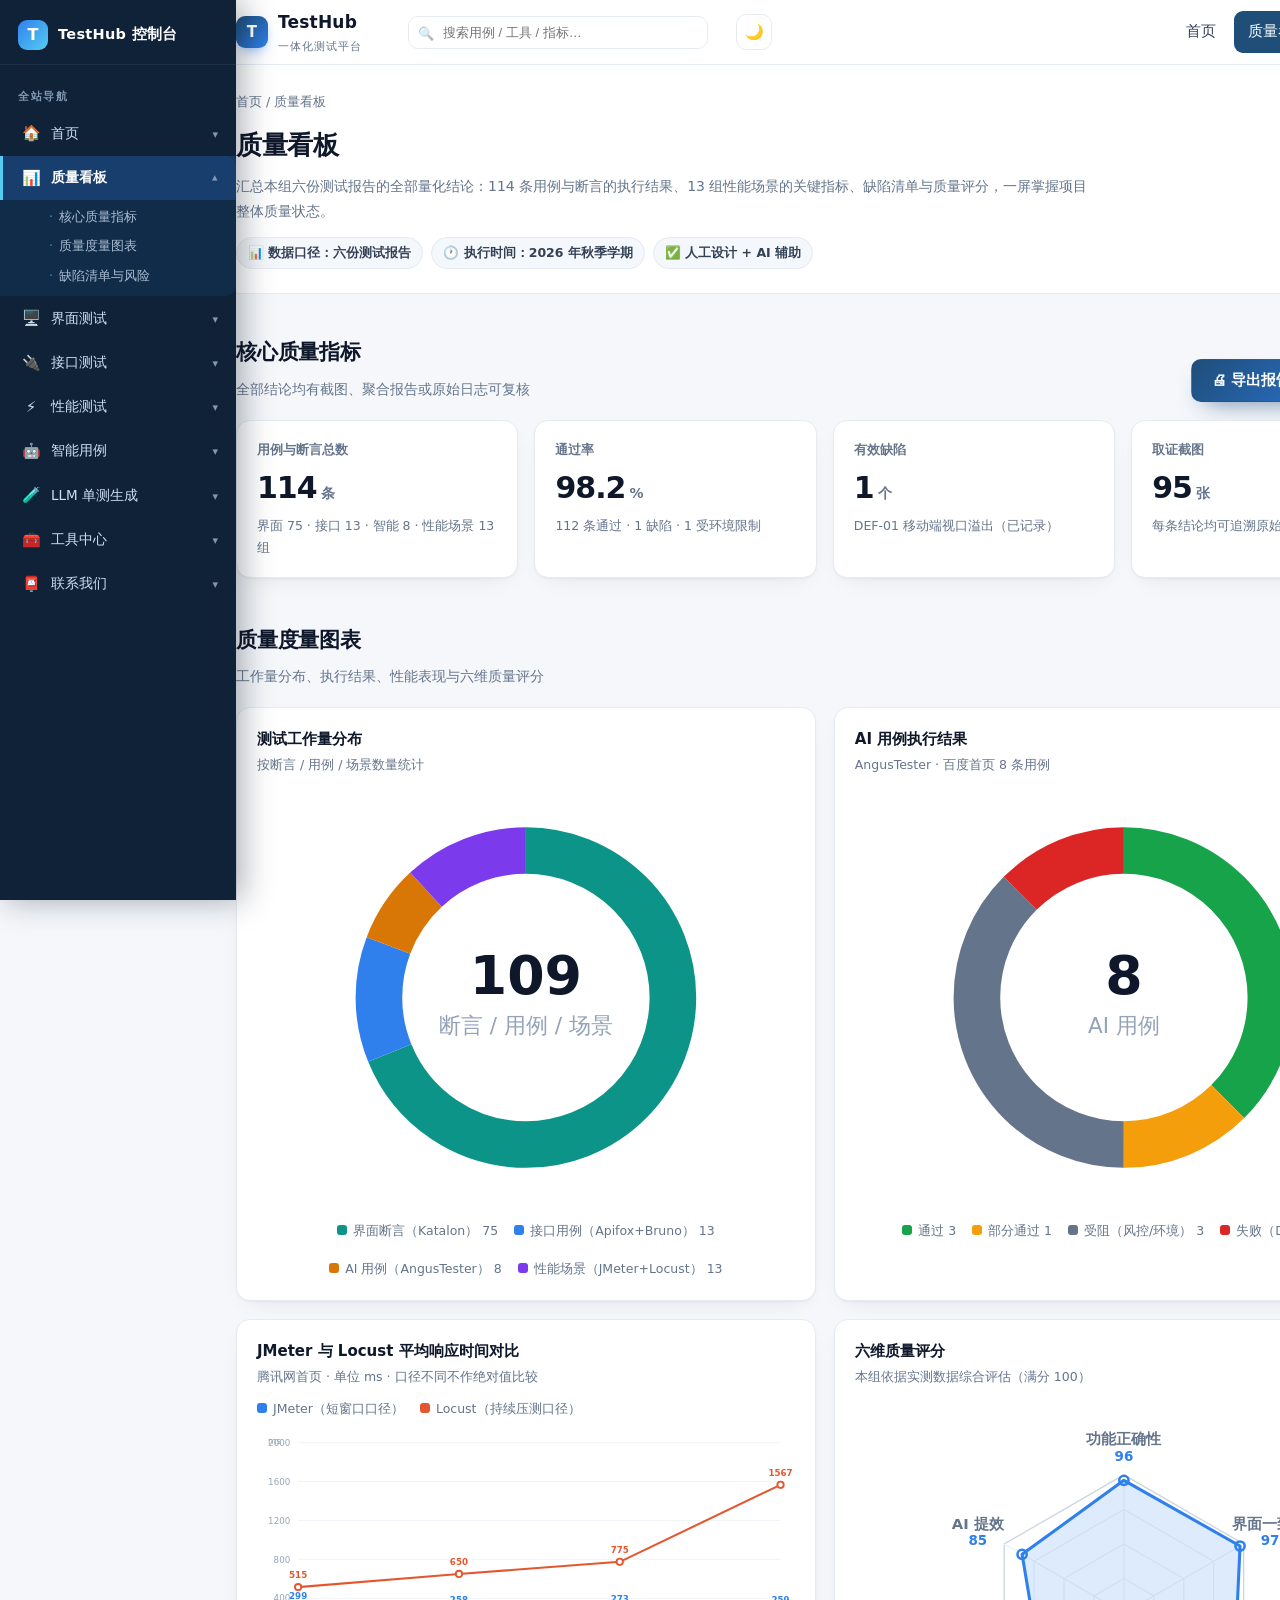
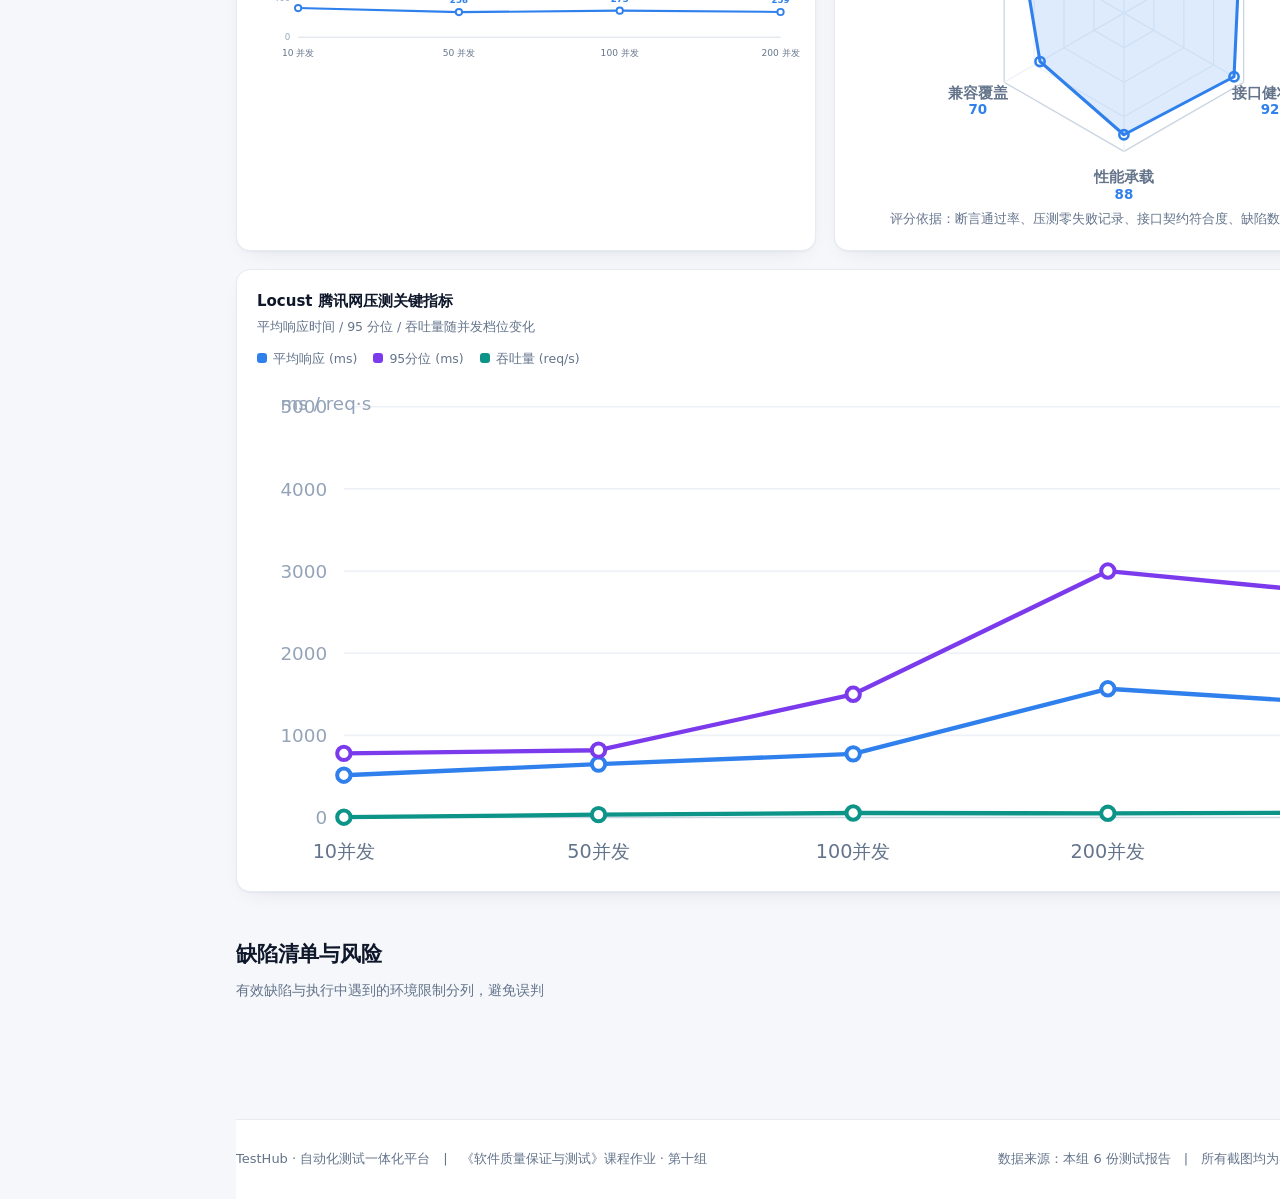
<file: dashboard.html>
<!DOCTYPE html>
<html lang="zh-CN">
<head>
<meta charset="UTF-8">
<meta name="viewport" content="width=device-width, initial-scale=1">
<title>质量看板 · TestHub 一体化测试平台</title>
<link rel="stylesheet" href="assets/css/style.css">
<link rel="stylesheet" href="assets/css/console.css">
<link rel="stylesheet" href="assets/css/sidebar.css">
<script src="assets/js/theme.js"></script>
</head>
<body>

<header class="nav">
  <div class="wrap nav-inner">
    <a class="logo" href="index.html">
      <span class="logo-mark">T</span>
      <span>TestHub<small>一体化测试平台</small></span>
    </a>
    <div class="nav-search">
      <input id="globalSearch" type="text" placeholder="搜索用例 / 工具 / 指标…" autocomplete="off">
      <div class="search-pop" id="searchPop"></div>
    </div>
    <button class="nav-toggle" aria-label="菜单">☰</button>
    <button class="theme-toggle" id="themeToggle" aria-label="切换深色模式">🌙</button>
    <nav class="nav-links">
      <a href="index.html">首页</a>
      <a href="dashboard.html">质量看板</a>
      <a href="about.html">联系我们</a>
    </nav>
  </div>
</header>

<div class="page-head">
  <div class="wrap inner">
    <div class="crumb"><a href="index.html">首页</a> / 质量看板</div>
    <h1>质量看板</h1>
    <p class="desc">汇总本组六份测试报告的全部量化结论：114 条用例与断言的执行结果、13 组性能场景的关键指标、缺陷清单与质量评分，一屏掌握项目整体质量状态。</p>
    <div class="chips">
      <span class="chip">📊 数据口径：六份测试报告</span>
      <span class="chip">🕐 执行时间：2026 年秋季学期</span>
      <span class="chip">✅ 人工设计 + AI 辅助</span>
    </div>
  </div>
</div>

<main class="wrap">

  <section class="section">
    <div class="section-head">
      <div>
        <h2>核心质量指标</h2>
        <p>全部结论均有截图、聚合报告或原始日志可复核</p>
      </div>
      <button class="btn btn-primary" onclick="window.print()">🖨 导出报告（打印 / PDF）</button>
    </div>
    <div class="stats">
      <div class="stat"><div class="k">用例与断言总数</div><div class="v">114<small>条</small></div><div class="d">界面 75 · 接口 13 · 智能 8 · 性能场景 13 组</div></div>
      <div class="stat"><div class="k">通过率</div><div class="v">98.2<small>%</small></div><div class="d">112 条通过 · 1 缺陷 · 1 受环境限制</div></div>
      <div class="stat"><div class="k">有效缺陷</div><div class="v">1<small>个</small></div><div class="d">DEF-01 移动端视口溢出（已记录）</div></div>
      <div class="stat"><div class="k">取证截图</div><div class="v">95<small>张</small></div><div class="d">每条结论均可追溯原始证据</div></div>
    </div>
  </section>

  <section class="section">
    <div class="section-head">
      <div>
        <h2>质量度量图表</h2>
        <p>工作量分布、执行结果、性能表现与六维质量评分</p>
      </div>
    </div>
    <div class="grid-2" style="margin-bottom:18px">
      <div class="chart-card">
        <h4>测试工作量分布</h4>
        <div class="sub">按断言 / 用例 / 场景数量统计</div>
        <div class="chart" id="chart-dist"></div>
      </div>
      <div class="chart-card">
        <h4>AI 用例执行结果</h4>
        <div class="sub">AngusTester · 百度首页 8 条用例</div>
        <div class="chart" id="chart-ai"></div>
      </div>
    </div>
    <div class="grid-2" style="margin-bottom:18px">
      <div class="chart-card">
        <h4>JMeter 与 Locust 平均响应时间对比</h4>
        <div class="sub">腾讯网首页 · 单位 ms · 口径不同不作绝对值比较</div>
        <div class="chart" id="chart-rt"></div>
      </div>
      <div class="chart-card">
        <h4>六维质量评分</h4>
        <div class="sub">本组依据实测数据综合评估（满分 100）</div>
        <div class="chart" id="chart-radar"></div>
      </div>
    </div>
    <div class="chart-card">
      <h4>Locust 腾讯网压测关键指标</h4>
      <div class="sub">平均响应时间 / 95 分位 / 吞吐量随并发档位变化</div>
      <div class="chart" id="chart-locust"></div>
    </div>
  </section>

  <section class="section">
    <div class="section-head">
      <div>
        <h2>缺陷清单与风险</h2>
        <p>有效缺陷与执行中遇到的环境限制分列，避免误判</p>
      </div>
    </div>
    <div class="table-wrap" style="margin-bottom:18px">
      <table class="data">
        <thead>
          <tr><th>编号</th><th>描述</th><th>来源</th><th class="c">严重度</th><th class="c">状态</th><th>修复建议</th></tr>
        </thead>
        <tbody>
          <tr>
            <td class="strong">DEF-01</td>
            <td>375px 移动端视口下页面横向溢出，顶部导航被截断</td>
            <td>AI 用例 TC-8 · 移动端设备模拟</td>
            <td class="c"><span class="badge warn">中等</span></td>
            <td class="c"><span class="badge info">已记录</span></td>
            <td>为顶部导航增加弹性换行或抽屉式菜单，设置 min-width 断点</td>
          </tr>
          <tr>
            <td class="strong">ENV-01</td>
            <td>搜索提交触发百度风控验证页，主流程被拦截（非产品缺陷）</td>
            <td>TC-2 / TC-3 · 环境限制</td>
            <td class="c"><span class="badge gray">不适用</span></td>
            <td class="c"><span class="badge gray">环境限制</span></td>
            <td>正式测试需申请测试账号白名单或在隔离环境执行</td>
          </tr>
          <tr>
            <td class="strong">ENV-02</td>
            <td>实验环境仅 Chromium 内核，无法完成三浏览器兼容对比</td>
            <td>TC-7 · 环境限制</td>
            <td class="c"><span class="badge gray">不适用</span></td>
            <td class="c"><span class="badge gray">环境限制</span></td>
            <td>补充 Firefox / WebKit 环境后回归执行</td>
          </tr>
        </tbody>
      </table>
    </div>
    <div class="grid-2">
      <div class="callout ok">
        <b>✅ 总体质量结论</b>
        <ul>
          <li>界面测试 75 条断言全部 PASS，京东核心页面渲染、导航、表单与响应式布局均符合预期</li>
          <li>接口测试 13 条用例 100% 通过，GET / POST / PUT / DELETE 全覆盖，异常用例返回符合契约</li>
          <li>腾讯网在 10~200 并发区间零失败，JMeter 口径平均响应稳定在 258~299 ms，服务稳定性良好</li>
          <li>腾讯视频与芒果TV 200 线程内均零异常，性能表现接近</li>
        </ul>
      </div>
      <div class="callout warn">
        <b>⚠ 遗留风险与建议</b>
        <ul>
          <li>移动端响应式存在 1 个中等缺陷（DEF-01），建议优先修复后再发布</li>
          <li>Locust 200 用户档平均响应升至 1,567 ms，已接近性能拐点，上线前建议做容量规划</li>
          <li>兼容性覆盖仅 Chromium，建议补充双内核回归</li>
          <li>兼容性、安全测试深度受课程实验范围限制，结论仅在实验边界内有效</li>
        </ul>
      </div>
    </div>
  </section>

</main>

<footer class="site">
  <div class="wrap inner">
    <div>TestHub · 自动化测试一体化平台　|　《软件质量保证与测试》课程作业 · 第十组</div>
    <div>数据来源：本组 6 份测试报告　|　所有截图均为实测取证　|　<a href="about.html">关于平台</a></div>
  </div>
</footer>

<script src="assets/js/data.js"></script>
<script src="assets/js/console.js"></script>
<script src="assets/js/app.js"></script>
<script src="assets/js/sidebar.js"></script>
<script>
(function () {
  /* 工作量分布 */
  donutChart("#chart-dist", {
    centerLabel: "断言 / 用例 / 场景",
    segments: [
      { label: "界面断言（Katalon）", value: 75, color: "#0d9488" },
      { label: "接口用例（Apifox+Bruno）", value: 13, color: "#2f80ed" },
      { label: "AI 用例（AngusTester）", value: 8, color: "#d97706" },
      { label: "性能场景（JMeter+Locust）", value: 13, color: "#7c3aed" }
    ]
  });

  /* AI 用例结果 */
  donutChart("#chart-ai", {
    centerLabel: "AI 用例",
    segments: [
      { label: "通过", value: 3, color: "#16a34a" },
      { label: "部分通过", value: 1, color: "#f59e0b" },
      { label: "受阻（风控/环境）", value: 3, color: "#64748b" },
      { label: "失败（DEF-01）", value: 1, color: "#dc2626" }
    ]
  });

  /* JMeter vs Locust 平均响应时间 */
  lineChart("#chart-rt", {
    unit: "ms",
    labels: ["10 并发", "50 并发", "100 并发", "200 并发"],
    series: [
      { name: "JMeter（短窗口口径）", color: "#2f80ed", data: [299, 258, 273, 259] },
      { name: "Locust（持续压测口径）", color: "#e4572e", data: [515, 650, 775, 1567] }
    ]
  });

  /* 六维质量评分雷达 */
  radarChart("#chart-radar", {
    name: "本组综合评估",
    color: "#2f80ed",
    note: "评分依据：断言通过率、压测零失败记录、接口契约符合度、缺陷数量与覆盖广度",
    dims: [
      { name: "功能正确性", value: 96 },
      { name: "界面一致性", value: 97 },
      { name: "接口健壮性", value: 92 },
      { name: "性能承载", value: 88 },
      { name: "兼容覆盖", value: 70 },
      { name: "AI 提效", value: 85 }
    ]
  });

  /* Locust 关键指标三线 */
  var L = PERF.locust.rows;
  lineChart("#chart-locust", {
    unit: "ms / req·s",
    labels: L.map(function (r) { return r.users + "并发" + (r.spawn >= 20 ? "·突发" : ""); }),
    series: [
      { name: "平均响应 (ms)", color: "#2f80ed", data: L.map(function (r) { return Math.round(r.avg); }) },
      { name: "95分位 (ms)", color: "#7c3aed", data: L.map(function (r) { return r.p95; }) },
      { name: "吞吐量 (req/s)", color: "#0d9488", data: L.map(function (r) { return r.rps; }) }
    ]
  });
})();
</script>
</body>
</html>
</file>
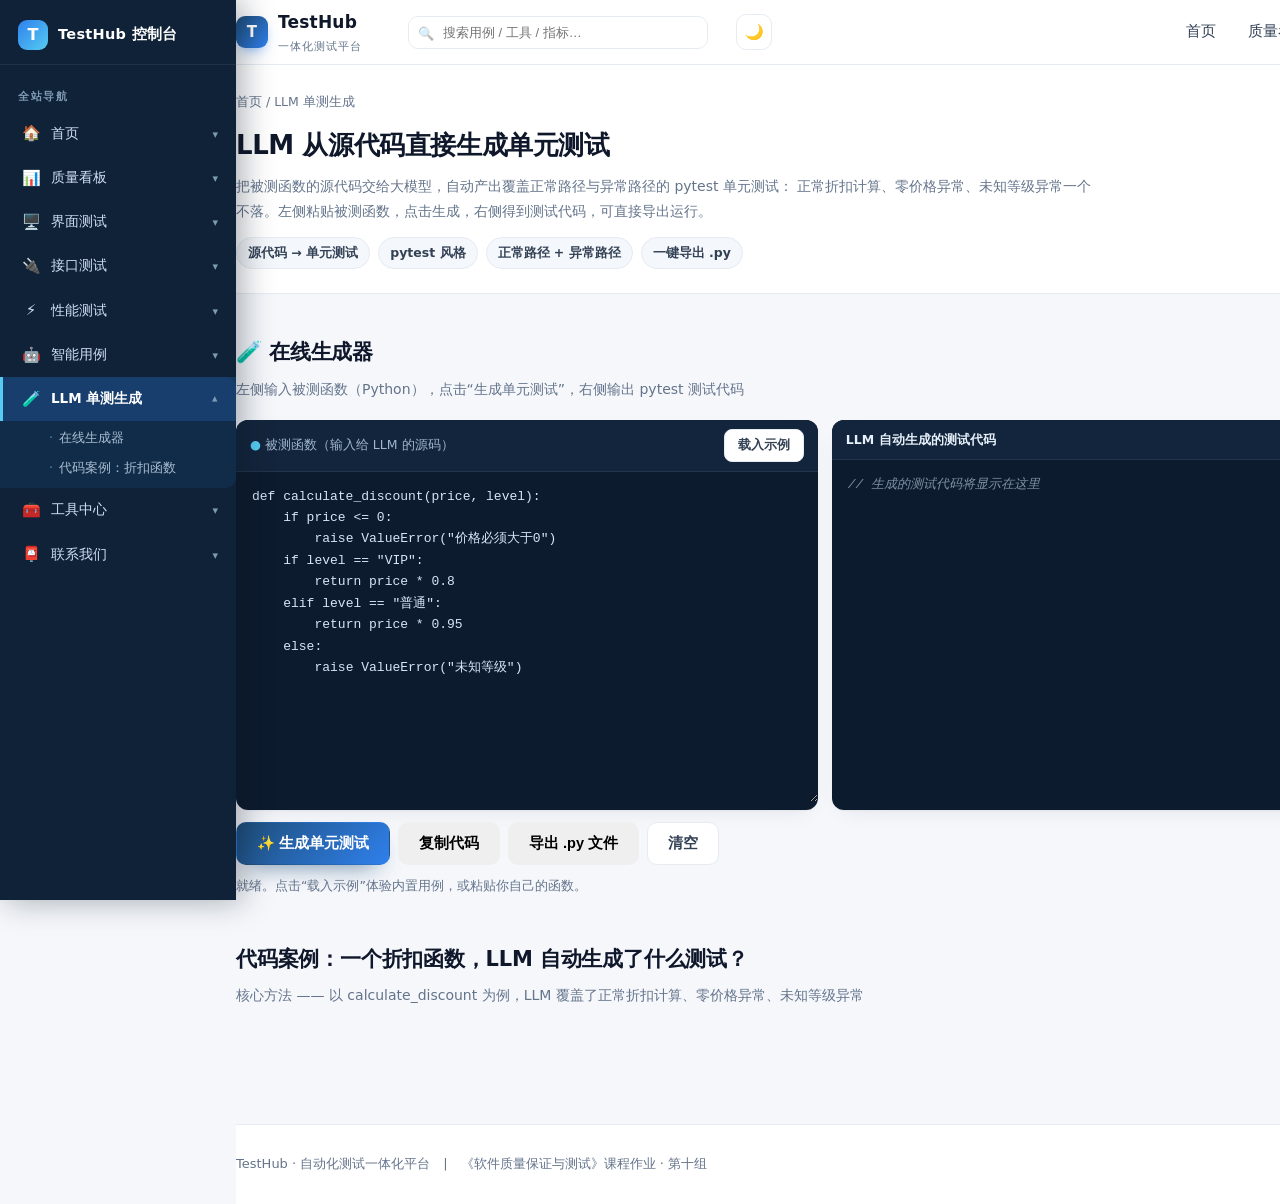
<file: llm.html>
<!DOCTYPE html>
<html lang="zh-CN">
<head>
<meta charset="UTF-8">
<meta name="viewport" content="width=device-width, initial-scale=1">
<title>LLM 单测生成 · TestHub 一体化测试平台</title>
<link rel="stylesheet" href="assets/css/style.css">
<link rel="stylesheet" href="assets/css/console.css">
<link rel="stylesheet" href="assets/css/sidebar.css">
<script src="assets/js/theme.js"></script>
<style>
  .llm-grid{display:grid;grid-template-columns:1fr 1fr;gap:14px}
  @media(max-width:900px){.llm-grid{grid-template-columns:1fr}}
  .llm-pane{background:#0d1b2e;border-radius:12px;overflow:hidden;box-shadow:var(--shadow)}
  .llm-pane .pane-head{display:flex;align-items:center;justify-content:space-between;padding:9px 14px;background:#13253c;color:#9fb6cf;font-size:12.5px;border-bottom:1px solid rgba(255,255,255,.07)}
  .llm-pane .pane-head b{color:#e8f1fb;font-size:12.5px}
  .llm-pane .pane-head .dot{color:#56ccf2}
  .llm-pane textarea{width:100%;min-height:330px;box-sizing:border-box;border:0;outline:none;resize:vertical;
    background:transparent;color:#d7e6f7;font-family:ui-monospace,Consolas,"Courier New",monospace;font-size:13px;line-height:1.65;padding:14px 16px}
  .llm-pane pre{margin:0;min-height:330px;max-height:520px;overflow:auto;color:#d7e6f7;
    font-family:ui-monospace,Consolas,"Courier New",monospace;font-size:13px;line-height:1.65;padding:14px 16px;white-space:pre-wrap;word-break:break-word}
  .llm-pane pre .kw{color:#7ee787}
  .llm-pane pre .st{color:#f2cc60}
  .llm-pane pre .fn{color:#79c0ff}
  .llm-pane pre .cm{color:#7d8fa3;font-style:italic}
  .llm-toolbar{display:flex;flex-wrap:wrap;gap:8px;margin:12px 0 0}
  .llm-status{font-size:12.5px;color:var(--muted);margin:10px 0 0;min-height:18px}
  .llm-status.ok{color:#1a9c5d}
  .llm-status.err{color:#d64545}
</style>
</head>
<body>

<header class="nav">
  <div class="wrap nav-inner">
    <a class="logo" href="index.html"><span class="logo-mark">T</span><span>TestHub<small>一体化测试平台</small></span></a>
    <div class="nav-search">
      <input id="globalSearch" type="text" placeholder="搜索用例 / 工具 / 指标…" autocomplete="off">
      <div class="search-pop" id="searchPop"></div>
    </div>
    <button class="nav-toggle" aria-label="菜单">☰</button>
    <button class="theme-toggle" id="themeToggle" aria-label="切换深色模式">🌙</button>
    <nav class="nav-links">
      <a href="index.html">首页</a>
      <a href="dashboard.html">质量看板</a>
      <a href="about.html">联系我们</a>
    </nav>
  </div>
</header>

<section class="page-head">
  <div class="wrap inner">
    <div class="crumb"><a href="index.html">首页</a> / LLM 单测生成</div>
    <h1>LLM 从源代码直接生成单元测试</h1>
    <p class="desc">
      把被测函数的源代码交给大模型，自动产出覆盖正常路径与异常路径的 pytest 单元测试：
      正常折扣计算、零价格异常、未知等级异常一个不落。左侧粘贴被测函数，点击生成，右侧得到测试代码，可直接导出运行。
    </p>
    <div class="chips">
      <span class="chip">源代码 → 单元测试</span>
      <span class="chip">pytest 风格</span>
      <span class="chip">正常路径 + 异常路径</span>
      <span class="chip">一键导出 .py</span>
    </div>
  </div>
</section>

<main class="wrap">

  <section class="section">
    <div class="section-head">
      <div><h2>🧪 在线生成器</h2><p>左侧输入被测函数（Python），点击“生成单元测试”，右侧输出 pytest 测试代码</p></div>
    </div>

    <div class="llm-grid">
      <div class="llm-pane">
        <div class="pane-head"><span><span class="dot">●</span> 被测函数（输入给 LLM 的源码）</span><button class="btn btn-ghost btn-sm" id="llmExample">载入示例</button></div>
        <textarea id="llmSrc" spellcheck="false"></textarea>
      </div>
      <div class="llm-pane">
        <div class="pane-head"><b>LLM 自动生成的测试代码</b><span id="llmMeta">待生成</span></div>
        <pre id="llmOut"><span class="cm">// 生成的测试代码将显示在这里</span></pre>
      </div>
    </div>

    <div class="llm-toolbar">
      <button class="btn btn-primary" id="llmGen">✨ 生成单元测试</button>
      <button class="btn" id="llmCopy">复制代码</button>
      <button class="btn" id="llmExport">导出 .py 文件</button>
      <button class="btn btn-ghost" id="llmClear">清空</button>
    </div>
    <p class="llm-status" id="llmStatus">就绪。点击“载入示例”体验内置用例，或粘贴你自己的函数。</p>
  </section>

  <section class="section">
    <div class="section-head">
      <div><h2>代码案例：一个折扣函数，LLM 自动生成了什么测试？</h2><p>核心方法 —— 以 calculate_discount 为例，LLM 覆盖了正常折扣计算、零价格异常、未知等级异常</p></div>
    </div>
    <div class="llm-grid">
      <div class="llm-pane">
        <div class="pane-head"><span>被测函数（输入给 LLM 的源码）</span></div>
        <pre><span class="kw">def</span> <span class="fn">calculate_discount</span>(price, level):
    <span class="kw">if</span> price &lt;= 0:
        <span class="kw">raise</span> <span class="fn">ValueError</span>(<span class="st">"价格必须大于0"</span>)
    <span class="kw">if</span> level == <span class="st">"VIP"</span>:
        <span class="kw">return</span> price * 0.8
    <span class="kw">elif</span> level == <span class="st">"普通"</span>:
        <span class="kw">return</span> price * 0.95
    <span class="kw">else</span>:
        <span class="kw">raise</span> <span class="fn">ValueError</span>(<span class="st">"未知等级"</span>)</pre>
      </div>
      <div class="llm-pane">
        <div class="pane-head"><b>LLM 自动生成的测试代码</b></div>
        <pre><span class="kw">def</span> <span class="fn">test_vip_discount</span>():
    <span class="kw">assert</span> calculate_discount(100, <span class="st">"VIP"</span>) == 80.0

<span class="kw">def</span> <span class="fn">test_normal_discount</span>():
    <span class="kw">assert</span> calculate_discount(200, <span class="st">"普通"</span>) == 190.0

<span class="kw">def</span> <span class="fn">test_zero_price_error</span>():
    <span class="kw">with</span> pytest.raises(ValueError):
        calculate_discount(0, <span class="st">"VIP"</span>)

<span class="kw">def</span> <span class="fn">test_unknown_level_error</span>():
    <span class="kw">with</span> pytest.raises(ValueError):
        calculate_discount(100, <span class="st">"钻石"</span>)</pre>
      </div>
    </div>
    <p style="font-size:12.5px;color:var(--muted);margin:10px 0 0">
      LLM 自动覆盖了：正常折扣计算、零价格异常、未知等级异常 —— 包含正常路径和异常路径的完整测试。
    </p>
  </section>

</main>

<footer class="site">
  <div class="wrap inner">
    <div>TestHub · 自动化测试一体化平台　|　《软件质量保证与测试》课程作业 · 第十组</div>
    <div><a href="index.html">返回首页</a></div>
  </div>
</footer>

<script src="assets/js/data.js"></script>
<script src="assets/js/console.js"></script>
<script src="assets/js/app.js"></script>
<script src="assets/js/sidebar.js"></script>
<script>
/* ---------- LLM 单测生成（本地模拟引擎） ---------- */
(function () {
  var EXAMPLE = [
    "def calculate_discount(price, level):",
    "    if price <= 0:",
    '        raise ValueError("价格必须大于0")',
    '    if level == "VIP":',
    "        return price * 0.8",
    '    elif level == "普通":',
    "        return price * 0.95",
    "    else:",
    '        raise ValueError("未知等级")'
  ].join("\n");

  /* 示例函数的 canned 输出（与页面下方案例一致） */
  var CANNED = [
    "def test_vip_discount():",
    '    assert calculate_discount(100, "VIP") == 80.0',
    "",
    "def test_normal_discount():",
    '    assert calculate_discount(200, "普通") == 190.0',
    "",
    "def test_zero_price_error():",
    "    with pytest.raises(ValueError):",
    '        calculate_discount(0, "VIP")',
    "",
    "def test_unknown_level_error():",
    "    with pytest.raises(ValueError):",
    '        calculate_discount(100, "钻石")'
  ].join("\n");

  var src = document.getElementById("llmSrc");
  var out = document.getElementById("llmOut");
  var status = document.getElementById("llmStatus");
  var meta = document.getElementById("llmMeta");

  function esc(s) { return s.replace(/&/g, "&amp;").replace(/</g, "&lt;").replace(/>/g, "&gt;"); }
  function hl(code) {
    return esc(code)
      .replace(/^( *)(def |with |assert |raise |return |elif |else:|if )/gm, "$1<span class='kw'>$2</span>")
      .replace(/(&quot;[^&]*?&quot;|"[^"]*")/g, "<span class='st'>$1</span>")
      .replace(/\b(def|test_\w+)\b(?=\()/g, "<span class='fn'>$1</span>")
      .replace(/(#.*)$/gm, "<span class='cm'>$1</span>");
  }

  function setStatus(t, cls) { status.textContent = t; status.className = "llm-status " + (cls || ""); }

  /* ---- 本地模拟 LLM：分析源码结构，产出 pytest 用例 ---- */
  function generate(code) {
    if (/calculate_discount/.test(code)) {
      return { code: CANNED, note: "命中内置示例：按案例基线输出 4 条用例（2 正常 + 2 异常）" };
    }
    var funcs = [];
    var re = /def\s+(\w+)\s*\(([^)]*)\)\s*:/g, m;
    while ((m = re.exec(code)) !== null) funcs.push({ name: m[1], params: m[2].trim() });
    if (!funcs.length) return { error: "没有识别到 Python 函数（需要 def 函数名(参数): 形式）。" };

    var lines = ["# 由 TestHub LLM 单测生成器（本地模拟引擎）自动生成", "# 覆盖策略：正常路径 + 参数边界 + 异常路径", "import pytest", ""];
    var count = 0;
    funcs.forEach(function (f) {
      var args = f.params ? f.params.split(",").map(function (s) { return s.trim().split(/[:=]/)[0].trim(); }).filter(Boolean) : [];
      var raises = [];
      var raiseRe = /raise\s+(\w+)\s*\(\s*(['"])([^'"]*)\2/g;
      while ((m = raiseRe.exec(code)) !== null) raises.push({ exc: m[1], msg: m[3] });
      var returns = (code.match(/return\s+[^\n]+/g) || []).length;
      var conds = (code.match(/\b(if|elif)\b[^\n:]+:/g) || []).map(function (s) { return s.trim(); });

      var call = f.name + "(" + args.map(function () { return "..."; }).join(", ") + ")";

      if (returns > 0) {
        lines.push("def test_" + f.name + "_normal_path():");
        lines.push("    # 正常路径：调用 " + f.name + " 并校验返回值（请按业务语义补全期望值）");
        lines.push("    result = " + call.replace(/\.\.\./g, "<测试输入>"));
        lines.push("    assert result is not None  # TODO: 替换为精确期望值", "");
        count++;
      }
      raises.forEach(function (r, i) {
        lines.push("def test_" + f.name + "_raises_" + r.exc.toLowerCase() + "_" + (i + 1) + "():");
        lines.push('    # 异常路径：' + r.msg);
        lines.push("    with pytest.raises(" + r.exc + "):");
        lines.push("        " + call.replace(/\.\.\./g, "<触发" + r.exc + "的输入>"), "");
        count++;
      });
      conds.slice(0, 4).forEach(function (c, i) {
        lines.push("# 建议补充边界用例 " + (i + 1) + "：分支 " + c + " （等价类 / 边界值分析）");
      });
      if (!raises.length && !returns.length) {
        lines.push("def test_" + f.name + "_smoke():");
        lines.push("    # 冒烟测试：不抛异常即通过");
        lines.push("    " + call.replace(/\.\.\./g, "<测试输入>"), "");
        count++;
      }
    });
    lines.push("", "# 共生成 " + count + " 条用例。把本文件与被测源码放在同一目录后运行：pytest -v");
    return { code: lines.join("\n"), note: "本地模拟引擎生成 " + funcs.length + " 个函数 / " + count + " 条用例" };
  }

  document.getElementById("llmExample").addEventListener("click", function () {
    src.value = EXAMPLE;
    setStatus("已载入内置示例：折扣函数 calculate_discount。", "ok");
  });

  document.getElementById("llmGen").addEventListener("click", function () {
    var code = src.value.trim();
    if (!code) { setStatus("请先输入被测函数源代码。", "err"); return; }
    setStatus("LLM 正在分析源码结构、设计用例…");
    meta.textContent = "生成中…";
    var btn = this; btn.disabled = true;
    setTimeout(function () {
      var r = generate(code);
      btn.disabled = false;
      if (r.error) { setStatus(r.error, "err"); meta.textContent = "失败"; return; }
      out.innerHTML = hl(r.code);
      meta.textContent = r.note;
      setStatus("生成完成 ✓ " + r.note, "ok");
    }, 900);
  });

  document.getElementById("llmCopy").addEventListener("click", function () {
    var text = out.textContent || "";
    if (!text.trim()) { setStatus("还没有可复制的内容，先生成一次。", "err"); return; }
    navigator.clipboard.writeText(text).then(function () { setStatus("已复制到剪贴板 ✓", "ok"); });
  });

  document.getElementById("llmExport").addEventListener("click", function () {
    var text = out.textContent || "";
    if (!text.trim()) { setStatus("还没有可导出的内容，先生成一次。", "err"); return; }
    var fnMatch = (src.value.match(/def\s+(\w+)/) || [null, "unit_test"]);
    var blob = new Blob(["# -*- coding: utf-8 -*-\n" + text], { type: "text/x-python;charset=utf-8" });
    var a = document.createElement("a");
    a.href = URL.createObjectURL(blob);
    a.download = "test_" + fnMatch[1] + ".py";
    document.body.appendChild(a); a.click(); a.remove();
    setStatus("已导出 " + a.download + " ✓", "ok");
  });

  document.getElementById("llmClear").addEventListener("click", function () {
    src.value = ""; out.innerHTML = "<span class='cm'>// 生成的测试代码将显示在这里</span>";
    meta.textContent = "待生成"; setStatus("已清空。");
  });

  /* 初始预置示例，方便直接点生成体验 */
  src.value = EXAMPLE;
})();
</script>
</body>
</html>
</file>
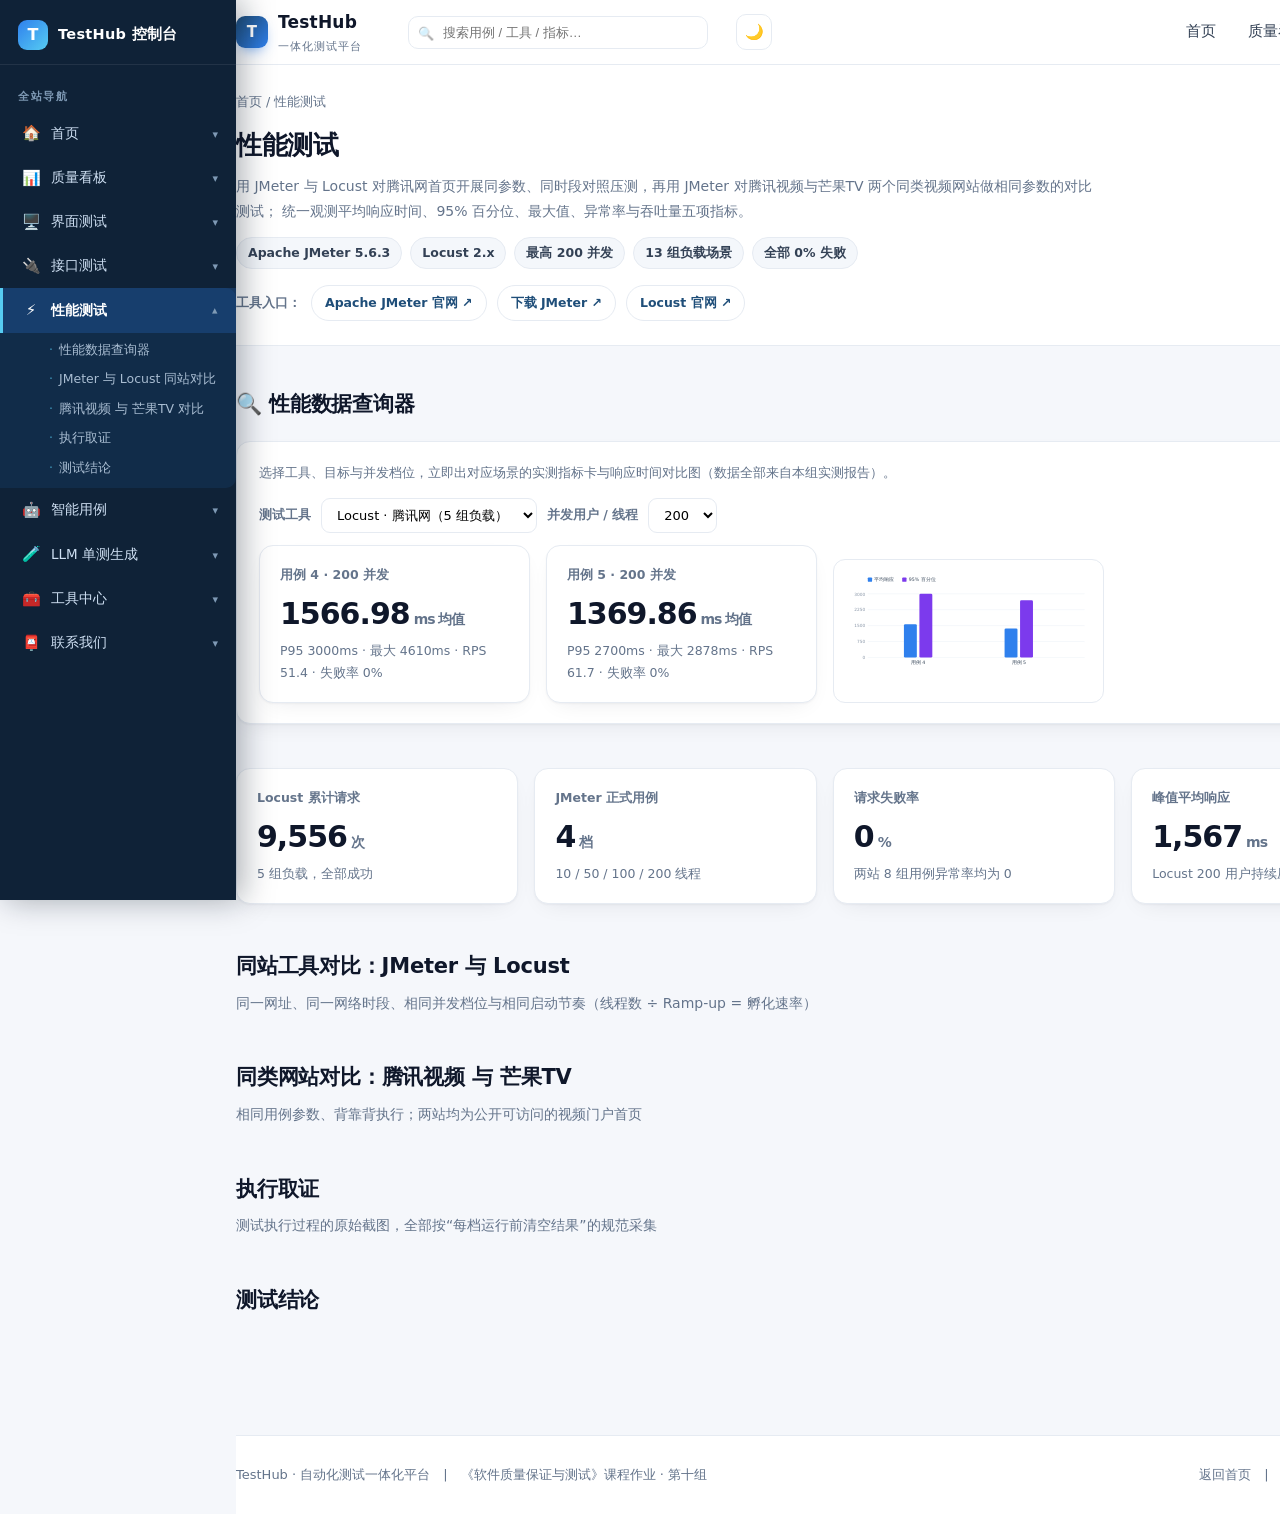
<file: performance.html>
<!DOCTYPE html>
<html lang="zh-CN">
<head>
<meta charset="UTF-8">
<meta name="viewport" content="width=device-width, initial-scale=1">
<title>性能测试 · TestHub 一体化测试平台</title>
<link rel="stylesheet" href="assets/css/style.css">
<link rel="stylesheet" href="assets/css/console.css">
<link rel="stylesheet" href="assets/css/sidebar.css">
<script src="assets/js/theme.js"></script>
</head>
<body>

<header class="nav">
  <div class="wrap nav-inner">
    <a class="logo" href="index.html"><span class="logo-mark">T</span><span>TestHub<small>一体化测试平台</small></span></a>
    <div class="nav-search">
      <input id="globalSearch" type="text" placeholder="搜索用例 / 工具 / 指标…" autocomplete="off">
      <div class="search-pop" id="searchPop"></div>
    </div>
    <button class="nav-toggle" aria-label="菜单">☰</button>
    <button class="theme-toggle" id="themeToggle" aria-label="切换深色模式">🌙</button>
    <nav class="nav-links">
      <a href="index.html">首页</a>
      <a href="dashboard.html">质量看板</a>
      <a href="about.html">联系我们</a>
    </nav>
  </div>
</header>

<section class="page-head">
  <div class="wrap inner">
    <div class="crumb"><a href="index.html">首页</a> / 性能测试</div>
    <h1>性能测试</h1>
    <p class="desc">
      用 JMeter 与 Locust 对腾讯网首页开展同参数、同时段对照压测，再用 JMeter 对腾讯视频与芒果TV 两个同类视频网站做相同参数的对比测试；
      统一观测平均响应时间、95% 百分位、最大值、异常率与吞吐量五项指标。
    </p>
    <div class="chips">
      <span class="chip">Apache JMeter 5.6.3</span>
      <span class="chip">Locust 2.x</span>
      <span class="chip">最高 200 并发</span>
      <span class="chip">13 组负载场景</span>
      <span class="chip">全部 0% 失败</span>
    </div>
    <div class="tool-links">
      <span class="tl-label">工具入口：</span>
      <a href="https://jmeter.apache.org/" target="_blank" rel="noopener">Apache JMeter 官网 ↗</a>
      <a href="https://jmeter.apache.org/download_jmeter.cgi" target="_blank" rel="noopener">下载 JMeter ↗</a>
      <a href="https://locust.io/" target="_blank" rel="noopener">Locust 官网 ↗</a>
    </div>
  </div>
</section>

<main class="wrap">

  <section class="section">
    <div class="console" id="perfQuery">
      <h3>🔍 性能数据查询器</h3>
      <p class="sub">选择工具、目标与并发档位，立即出对应场景的实测指标卡与响应时间对比图（数据全部来自本组实测报告）。</p>
      <div class="ctl-row">
        <label>测试工具</label>
        <select id="pfTool">
          <option value="locust">Locust · 腾讯网（5 组负载）</option>
          <option value="jmeter_qq">JMeter · 腾讯网（4+1 档）</option>
          <option value="jmeter_video">JMeter · 腾讯视频 vs 芒果TV</option>
        </select>
        <label>并发用户 / 线程</label>
        <select id="pfUsers">
          <option value="10">10</option>
          <option value="50">50</option>
          <option value="100">100</option>
          <option value="200" selected>200</option>
        </select>
      </div>
      <div class="stats" id="pfOut"></div>
    </div>
  </section>

  <section class="section">
    <div class="stats">
      <div class="stat"><div class="k">Locust 累计请求</div><div class="v">9,556<small>次</small></div><div class="d">5 组负载，全部成功</div></div>
      <div class="stat"><div class="k">JMeter 正式用例</div><div class="v">4<small>档</small></div><div class="d">10 / 50 / 100 / 200 线程</div></div>
      <div class="stat"><div class="k">请求失败率</div><div class="v">0<small>%</small></div><div class="d">两站 8 组用例异常率均为 0</div></div>
      <div class="stat"><div class="k">峰值平均响应</div><div class="v">1,567<small>ms</small></div><div class="d">Locust 200 用户持续压测</div></div>
    </div>
  </section>

  <section class="section">
    <div class="section-head">
      <div>
        <h2>同站工具对比：JMeter 与 Locust</h2>
        <p>同一网址、同一网络时段、相同并发档位与相同启动节奏（线程数 ÷ Ramp-up = 孵化速率）</p>
      </div>
    </div>

    <div class="grid-2">
      <div class="chart-card">
        <h4>平均响应时间对比</h4>
        <div class="sub">单位 ms · 并发档位对齐</div>
        <div class="chart" id="chart-rt"></div>
      </div>
      <div class="chart-card">
        <h4>吞吐量对比</h4>
        <div class="sub">单位 req/s · JMeter 受 Ramp-up 节奏限制</div>
        <div class="chart" id="chart-rps"></div>
      </div>
    </div>

    <div class="callout" style="margin-top:18px">
      <b>如何正确理解两条曲线的差距：</b>JMeter 每个线程只请求 1 次（循环次数 1），样本数即线程数，发压窗口短、只覆盖启动爬坡阶段，平均响应自然偏低、吞吐量约等于“线程数 ÷ Ramp-up”；
      Locust 用户孵化后持续请求，累计样本从 55 个到 5,781 个，负载稳定后排队时延累积，平均值被显著拉高。
      两者口径不同，<b>不能直接比较绝对值</b>，但可以共同印证一点：腾讯网首页在 200 并发以内零失败，而 Locust 持续压测显示 200 用户档位平均响应升至 1,567 ms，已接近性能拐点。
    </div>

    <h3 style="margin:26px 0 12px;font-size:16px">Locust 五组用例结果</h3>
    <div class="table-wrap">
      <table class="data">
        <thead>
          <tr><th>用例</th><th class="c">并发用户</th><th class="c">孵化速率</th><th class="c">请求数</th>
          <th class="num">平均响应 (ms)</th><th class="num">中位数 (ms)</th><th class="num">95% 百分位 (ms)</th>
          <th class="num">最大 (ms)</th><th class="c">失败率</th><th class="num">RPS</th></tr>
        </thead>
        <tbody>
          <tr><td>用例 1</td><td class="c">10</td><td class="c">1</td><td class="c">55</td><td class="num">514.84</td><td class="num">500</td><td class="num">780</td><td class="num">821</td><td class="c"><span class="badge ok">0</span></td><td class="num">3.63</td></tr>
          <tr><td>用例 2</td><td class="c">50</td><td class="c">2</td><td class="c">642</td><td class="num">649.64</td><td class="num">650</td><td class="num">820</td><td class="num">1,023</td><td class="c"><span class="badge ok">0</span></td><td class="num">35</td></tr>
          <tr><td>用例 3</td><td class="c">100</td><td class="c">2</td><td class="c">2,271</td><td class="num">774.99</td><td class="num">640</td><td class="num">1,500</td><td class="num">2,284</td><td class="c"><span class="badge ok">0</span></td><td class="num">55</td></tr>
          <tr><td>用例 4</td><td class="c">200</td><td class="c">2</td><td class="c">5,781</td><td class="num strong">1,566.98</td><td class="num">1,400</td><td class="num">3,000</td><td class="num">4,610</td><td class="c"><span class="badge ok">0</span></td><td class="num">51.4</td></tr>
          <tr><td>用例 5 · 瞬时增压</td><td class="c">200</td><td class="c">20</td><td class="c">807</td><td class="num">1,369.86</td><td class="num">1,000</td><td class="num">2,700</td><td class="num">2,878</td><td class="c"><span class="badge ok">0</span></td><td class="num">61.7</td></tr>
        </tbody>
      </table>
    </div>

    <h3 style="margin:26px 0 12px;font-size:16px">JMeter 五组用例结果</h3>
    <div class="table-wrap">
      <table class="data">
        <thead>
          <tr><th>用例</th><th class="c">线程数</th><th class="c">Ramp-up (s)</th><th class="c">样本数</th>
          <th class="num">平均值 (ms)</th><th class="num">95% 百分位 (ms)</th><th class="num">最大值 (ms)</th>
          <th class="c">异常 %</th><th class="num">吞吐量 (req/s)</th></tr>
        </thead>
        <tbody>
          <tr><td>用例 1</td><td class="c">10</td><td class="c">10</td><td class="c">10</td><td class="num">299</td><td class="num">393</td><td class="num">411</td><td class="c"><span class="badge ok">0</span></td><td class="num">1.1</td></tr>
          <tr><td>用例 2</td><td class="c">50</td><td class="c">25</td><td class="c">50</td><td class="num">258</td><td class="num">343</td><td class="num">402</td><td class="c"><span class="badge ok">0</span></td><td class="num">2.0</td></tr>
          <tr><td>用例 3</td><td class="c">100</td><td class="c">50</td><td class="c">100</td><td class="num">273</td><td class="num">387</td><td class="num">418</td><td class="c"><span class="badge ok">0</span></td><td class="num">2.0</td></tr>
          <tr><td>用例 4</td><td class="c">200</td><td class="c">100</td><td class="c">200</td><td class="num">259</td><td class="num">362</td><td class="num">400</td><td class="c"><span class="badge ok">0</span></td><td class="num">2.0</td></tr>
          <tr><td>补充 · 瞬时加压</td><td class="c">200</td><td class="c">10</td><td class="c">200</td><td class="num">262</td><td class="num">366</td><td class="num">413</td><td class="c"><span class="badge ok">0</span></td><td class="num strong">19.8</td></tr>
        </tbody>
      </table>
    </div>
  </section>

  <section class="section">
    <div class="section-head">
      <div>
        <h2>同类网站对比：腾讯视频 与 芒果TV</h2>
        <p>相同用例参数、背靠背执行；两站均为公开可访问的视频门户首页</p>
      </div>
    </div>

    <div class="grid-2-1">
      <div class="chart-card">
        <h4>平均响应时间对比</h4>
        <div class="sub">单位 ms · 芒果TV 四个档位均高于腾讯视频 20~50 ms</div>
        <div class="chart" id="chart-site"></div>
      </div>
      <div class="card card-pad">
        <h3 style="margin:0 0 10px;font-size:16px">差异从哪来</h3>
        <ul class="list">
          <li>腾讯视频：服务器标识 Lego Server，首页约 <b>141 KB</b>，实测 197~229 ms</li>
          <li>芒果TV：Tengine 服务器，首页仅约 <b>21 KB</b>，但访问存在<b>重定向跳转</b>，实测 246~252 ms</li>
          <li>结论：页面体积小不等于响应快，重定向与处理路径开销才是主因</li>
          <li>两站吞吐量完全一致（1.1 → 2.0 req/s），该数值受本机发压能力与 Ramp-up 节奏限制，不代表服务器上限</li>
        </ul>
      </div>
    </div>

    <div class="table-wrap" style="margin-top:18px">
      <table class="data">
        <thead>
          <tr><th>网站</th><th class="c">线程数</th><th class="num">平均值 (ms)</th><th class="num">95% 百分位 (ms)</th>
          <th class="num">最小值 (ms)</th><th class="num">最大值 (ms)</th><th class="c">异常 %</th><th class="num">吞吐量 (req/s)</th></tr>
        </thead>
        <tbody>
          <tr><td rowspan="4" class="strong">腾讯视频</td><td class="c">10</td><td class="num">197</td><td class="num">213</td><td class="num">178</td><td class="num">234</td><td class="c"><span class="badge ok">0</span></td><td class="num">1.1</td></tr>
          <tr><td class="c">50</td><td class="num">225</td><td class="num">262</td><td class="num">186</td><td class="num">282</td><td class="c"><span class="badge ok">0</span></td><td class="num">2.0</td></tr>
          <tr><td class="c">100</td><td class="num">212</td><td class="num">245</td><td class="num">167</td><td class="num">285</td><td class="c"><span class="badge ok">0</span></td><td class="num">2.0</td></tr>
          <tr><td class="c">200</td><td class="num">229</td><td class="num">263</td><td class="num">186</td><td class="num">413</td><td class="c"><span class="badge ok">0</span></td><td class="num">2.0</td></tr>
          <tr><td rowspan="4" class="strong">芒果TV</td><td class="c">10</td><td class="num">246</td><td class="num">299</td><td class="num">200</td><td class="num">310</td><td class="c"><span class="badge ok">0</span></td><td class="num">1.1</td></tr>
          <tr><td class="c">50</td><td class="num">251</td><td class="num">283</td><td class="num">228</td><td class="num">306</td><td class="c"><span class="badge ok">0</span></td><td class="num">2.0</td></tr>
          <tr><td class="c">100</td><td class="num">252</td><td class="num">305</td><td class="num">220</td><td class="num">364</td><td class="c"><span class="badge ok">0</span></td><td class="num">2.0</td></tr>
          <tr><td class="c">200</td><td class="num">251</td><td class="num">295</td><td class="num">221</td><td class="num">400</td><td class="c"><span class="badge ok">0</span></td><td class="num">2.0</td></tr>
        </tbody>
      </table>
    </div>
  </section>

  <section class="section">
    <div class="section-head"><div><h2>执行取证</h2><p>测试执行过程的原始截图，全部按“每档运行前清空结果”的规范采集</p></div></div>
    <div class="shots">
      <figure class="shot">
        <img src="assets/img/perf-locust.png" alt="Locust 统计结果">
        <figcaption><b>Locust 统计页面：</b>实时给出请求数、失败率、响应时间分布与 RPS，是本次采集五组数据的主要界面。</figcaption>
      </figure>
      <figure class="shot">
        <img src="assets/img/perf-locust-trend.png" alt="Locust 趋势图">
        <figcaption><b>Locust 趋势图表：</b>并发爬坡过程中吞吐量与响应时间的实时曲线，用于判断拐点出现的位置。</figcaption>
      </figure>
      <figure class="shot">
        <img src="assets/img/perf-jmeter.png" alt="JMeter 聚合报告">
        <figcaption><b>JMeter 聚合报告：</b>样本数、平均值、中位数、90/95/99 百分位、异常率与吞吐量一屏呈现，用于档位间对照。</figcaption>
      </figure>
      <figure class="shot">
        <img src="assets/img/perf-cmp.png" alt="两站平均响应时间对比">
        <figcaption><b>两站对比折线：</b>腾讯视频与芒果TV 四级并发下的平均响应时间，芒果TV 全程略高但走势平稳。</figcaption>
      </figure>
    </div>
  </section>

  <section class="section">
    <div class="callout ok">
      <b>测试结论</b>
      <ul>
        <li>腾讯网首页在 10~200 并发区间零失败，平均响应稳定在 258~299 ms（JMeter 口径），服务稳定性良好</li>
        <li>Locust 持续压测显示 100 用户吞吐达 55 RPS，200 用户平均响应升至 1,567 ms，接近性能拐点；突发增压（孵化速率 20）对系统的冲击明显大于平稳加压</li>
        <li>腾讯视频与芒果TV 在 200 线程内均零异常，芒果TV 因重定向跳转响应时间偏高 20~50 ms，与页面体积无关</li>
        <li>优化建议：应用层加缓存、数据库优化索引与连接池、部署层负载均衡，并增加限流熔断保护核心链路</li>
      </ul>
    </div>
  </section>

</main>

<footer class="site">
  <div class="wrap inner">
    <div>TestHub · 自动化测试一体化平台　|　《软件质量保证与测试》课程作业 · 第十组</div>
    <div><a href="index.html">返回首页</a>　|　<a href="api.html">下一模块：接口测试 →</a></div>
  </div>
</footer>

<script src="assets/js/data.js"></script>
<script src="assets/js/console.js"></script>
<script src="assets/js/app.js"></script>
<script>
lineChart("#chart-rt", {
  labels: ["10 并发", "50 并发", "100 并发", "200 并发"],
  unit: "ms",
  series: [
    { name: "JMeter 平均响应", color: "#2f80ed", data: [299, 258, 273, 259] },
    { name: "Locust 平均响应", color: "#d97706", data: [515, 650, 775, 1567] }
  ]
});
lineChart("#chart-rps", {
  labels: ["10 并发", "50 并发", "100 并发", "200 并发"],
  unit: "req/s",
  series: [
    { name: "JMeter 吞吐量", color: "#0d9488", data: [1.1, 2.0, 2.0, 2.0] },
    { name: "Locust RPS", color: "#7c3aed", data: [3.63, 35, 55, 51.4] }
  ]
});
lineChart("#chart-site", {
  labels: ["10 线程", "50 线程", "100 线程", "200 线程"],
  unit: "ms",
  series: [
    { name: "腾讯视频", color: "#2f80ed", data: [197, 225, 212, 229] },
    { name: "芒果TV", color: "#d97706", data: [246, 251, 252, 251] }
  ]
});
</script>
<script src="assets/js/sidebar.js"></script>
</body>
</html>
</file>
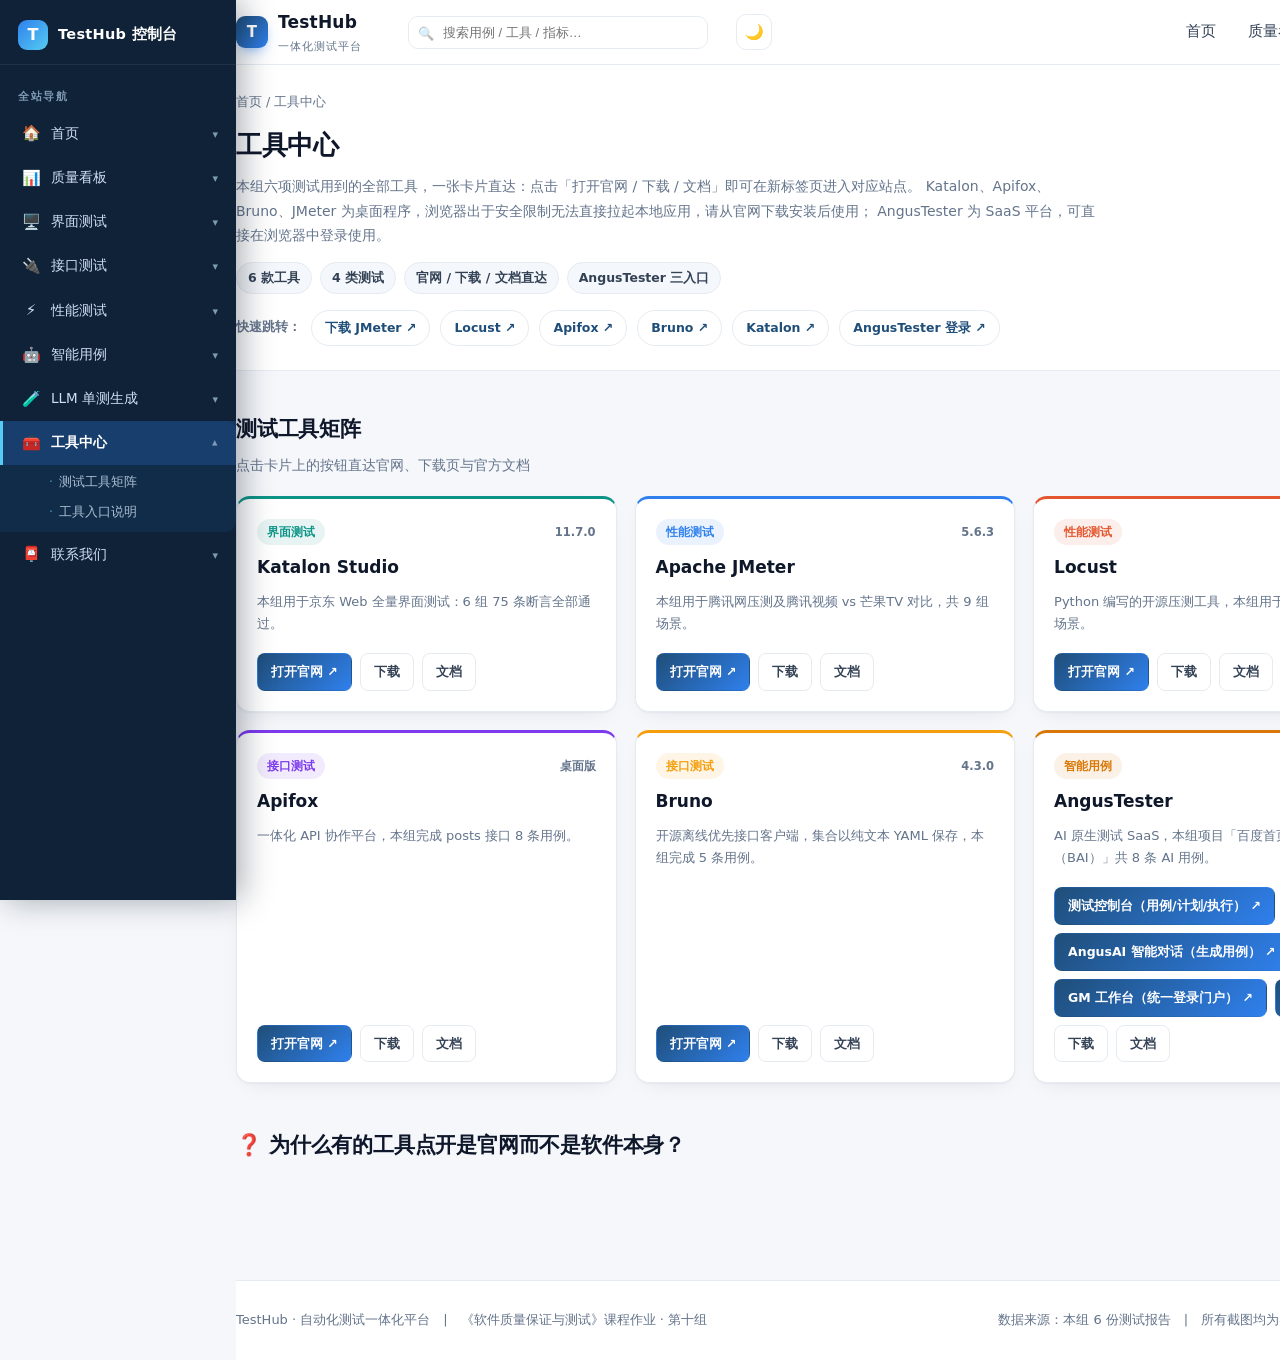
<file: tools.html>
<!DOCTYPE html>
<html lang="zh-CN">
<head>
<meta charset="UTF-8">
<meta name="viewport" content="width=device-width, initial-scale=1">
<title>工具中心 · TestHub 自动化测试一体化平台</title>
<link rel="stylesheet" href="assets/css/style.css">
<link rel="stylesheet" href="assets/css/console.css">
<link rel="stylesheet" href="assets/css/sidebar.css">
<script src="assets/js/theme.js"></script>
</head>
<body>

<header class="nav">
  <div class="wrap nav-inner">
    <a class="logo" href="index.html"><span class="logo-mark">T</span><span>TestHub<small>一体化测试平台</small></span></a>
    <div class="nav-search">
      <input id="globalSearch" type="text" placeholder="搜索用例 / 工具 / 指标…" autocomplete="off">
      <div class="search-pop" id="searchPop"></div>
    </div>
    <button class="nav-toggle" aria-label="菜单">☰</button>
    <button class="theme-toggle" id="themeToggle" aria-label="切换深色模式">🌙</button>
    <nav class="nav-links">
      <a href="index.html">首页</a>
      <a href="dashboard.html">质量看板</a>
      <a href="about.html">联系我们</a>
    </nav>
  </div>
</header>

<section class="page-head">
  <div class="wrap inner">
    <div class="crumb"><a href="index.html">首页</a> / 工具中心</div>
    <h1>工具中心</h1>
    <p class="desc">
      本组六项测试用到的全部工具，一张卡片直达：点击「打开官网 / 下载 / 文档」即可在新标签页进入对应站点。
      Katalon、Apifox、Bruno、JMeter 为桌面程序，浏览器出于安全限制无法直接拉起本地应用，请从官网下载安装后使用；
      AngusTester 为 SaaS 平台，可直接在浏览器中登录使用。
    </p>
    <div class="chips">
      <span class="chip">6 款工具</span>
      <span class="chip">4 类测试</span>
      <span class="chip">官网 / 下载 / 文档直达</span>
      <span class="chip">AngusTester 三入口</span>
    </div>
    <div class="tool-links">
      <span class="tl-label">快速跳转：</span>
      <a href="https://jmeter.apache.org/download_jmeter.cgi" target="_blank" rel="noopener">下载 JMeter ↗</a>
      <a href="https://locust.io/" target="_blank" rel="noopener">Locust ↗</a>
      <a href="https://apifox.com/" target="_blank" rel="noopener">Apifox ↗</a>
      <a href="https://www.usebruno.com/downloads" target="_blank" rel="noopener">Bruno ↗</a>
      <a href="https://katalon.com/download" target="_blank" rel="noopener">Katalon ↗</a>
      <a href="https://gm.anguskit.com/" target="_blank" rel="noopener">AngusTester 登录 ↗</a>
    </div>
  </div>
</section>

<main class="wrap">

  <section class="section">
    <div class="section-head">
      <div><h2>测试工具矩阵</h2><p>点击卡片上的按钮直达官网、下载页与官方文档</p></div>
    </div>
    <div class="tools-grid" id="toolGrid"></div>
  </section>

  <section class="section">
    <div class="console">
      <h3>❓ 为什么有的工具点开是官网而不是软件本身？</h3>
      <p class="sub">浏览器安全模型说明（答辩被问到可以这样回答）</p>
      <div class="table-wrap" style="box-shadow:none">
        <table class="data">
          <thead><tr><th style="width:150px">工具</th><th>形态</th><th>平台上的打开方式</th></tr></thead>
          <tbody>
            <tr><td>JMeter / Katalon / Apifox / Bruno</td><td>桌面应用程序（需安装 Java / 独立客户端）</td><td>浏览器不允许网页直接启动本地 .exe（避免恶意网页调用本机程序），因此按钮直达官网下载页，安装后从开始菜单启动</td></tr>
            <tr><td>Locust</td><td>Python 库，命令行启动</td><td>按钮直达官网与 PyPI 安装页，<code>pip install locust</code> 后用 <code>locust</code> 命令启动 Web 管理界面</td></tr>
            <tr><td>AngusTester</td><td>SaaS 云平台</td><td>纯在线服务，提供 GM 工作台（登录）、测试控制台（项目/用例/执行）、AngusAI 对话三个直达入口，无需安装</td></tr>
            <tr><td>JSONPlaceholder</td><td>公开 REST 接口服务</td><td>接口测试页的「在线接口测试台」可直接对其发送真实请求</td></tr>
          </tbody>
        </table>
      </div>
    </div>
  </section>

</main>

<footer class="site">
  <div class="wrap inner">
    <div>TestHub · 自动化测试一体化平台　|　《软件质量保证与测试》课程作业 · 第十组</div>
    <div>数据来源：本组 6 份测试报告　|　所有截图均为实测取证　|　<a href="about.html">关于平台</a></div>
  </div>
</footer>

<script src="assets/js/data.js"></script>
<script src="assets/js/console.js"></script>
<script src="assets/js/app.js"></script>
<script src="assets/js/sidebar.js"></script>
</body>
</html>
</file>
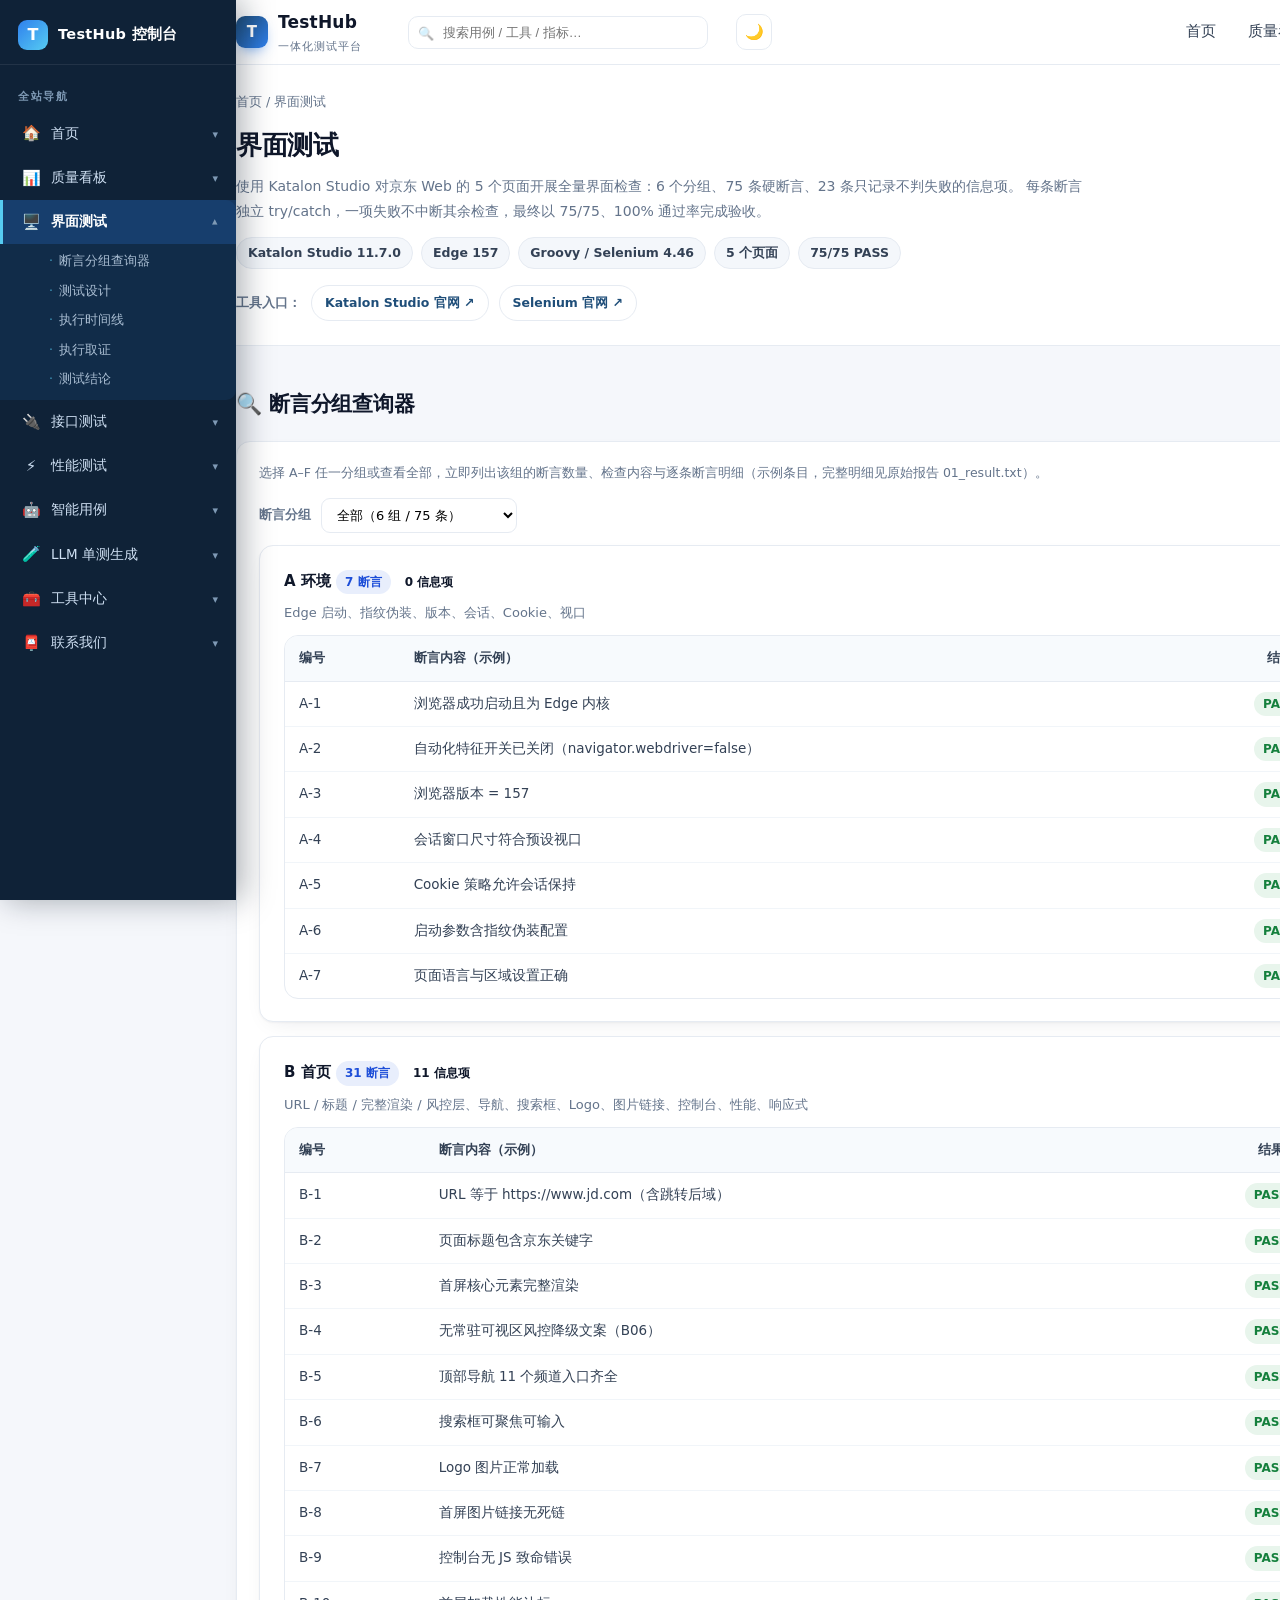
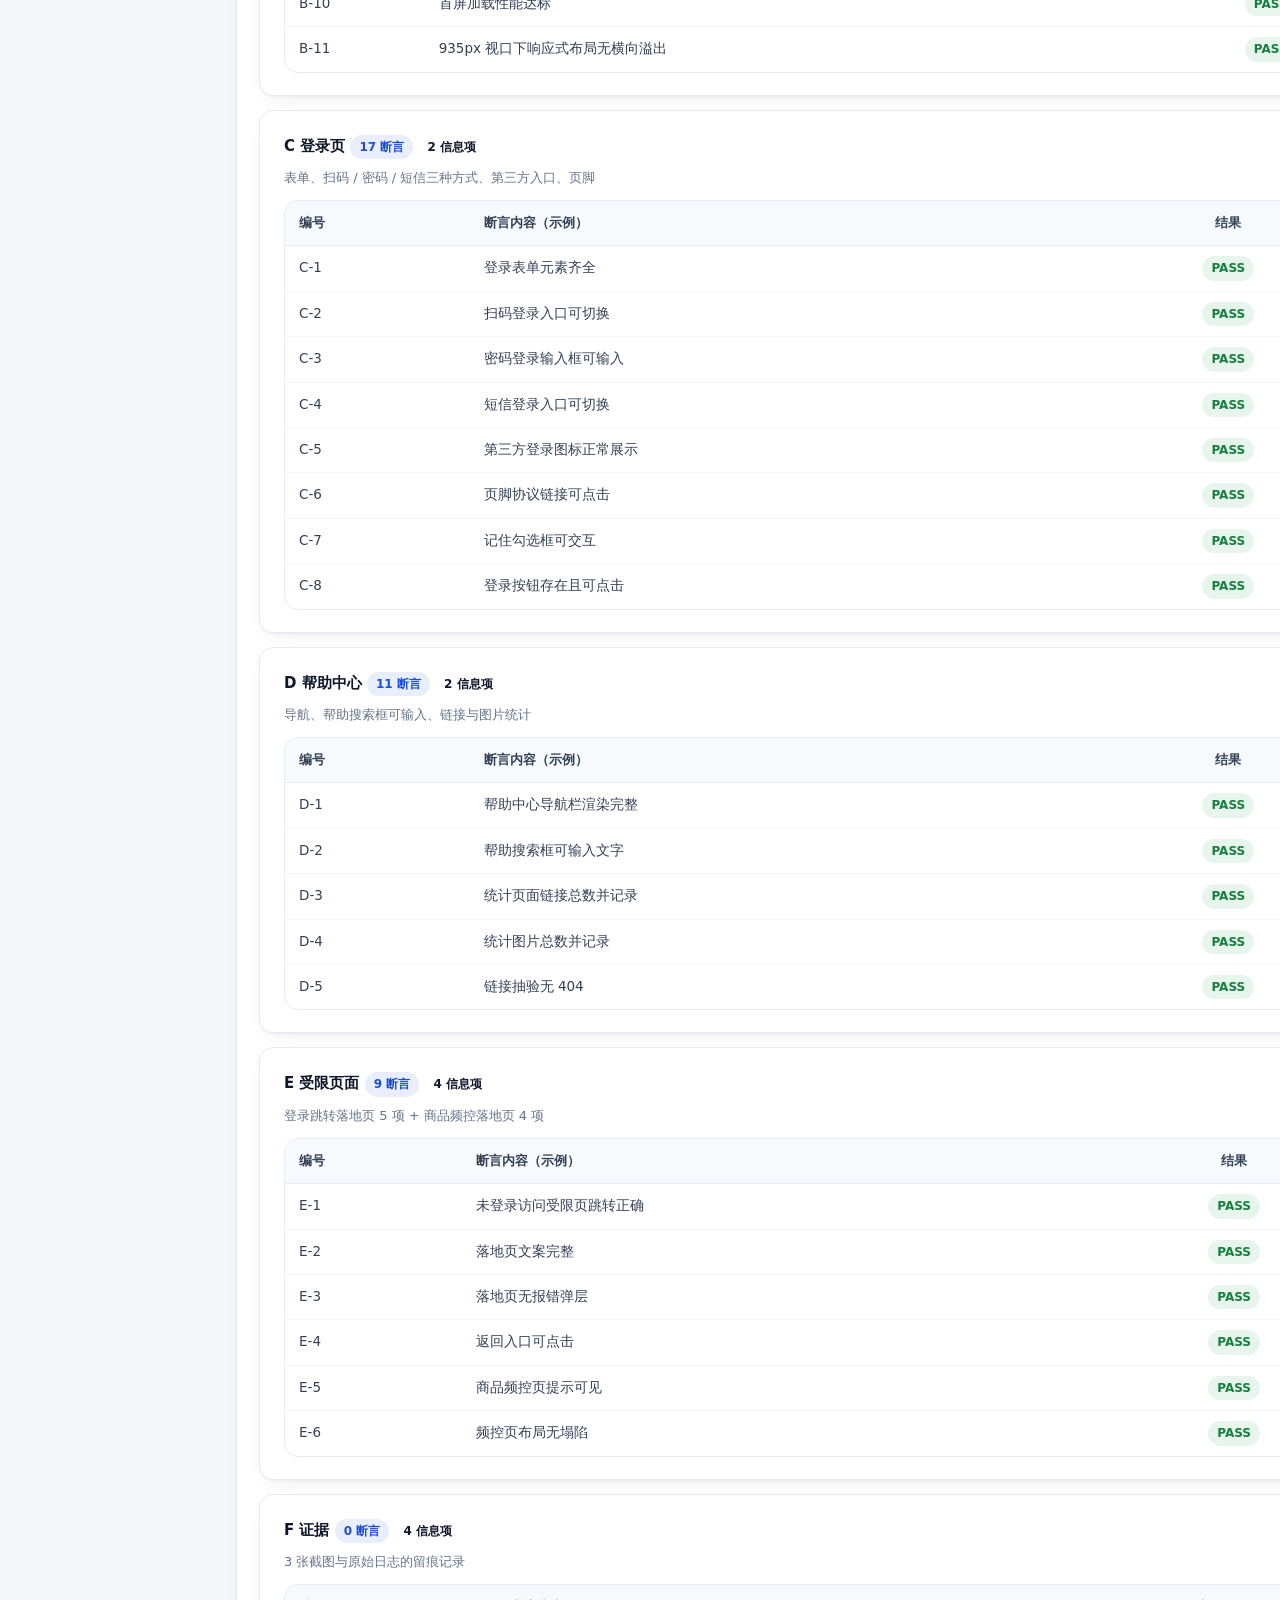
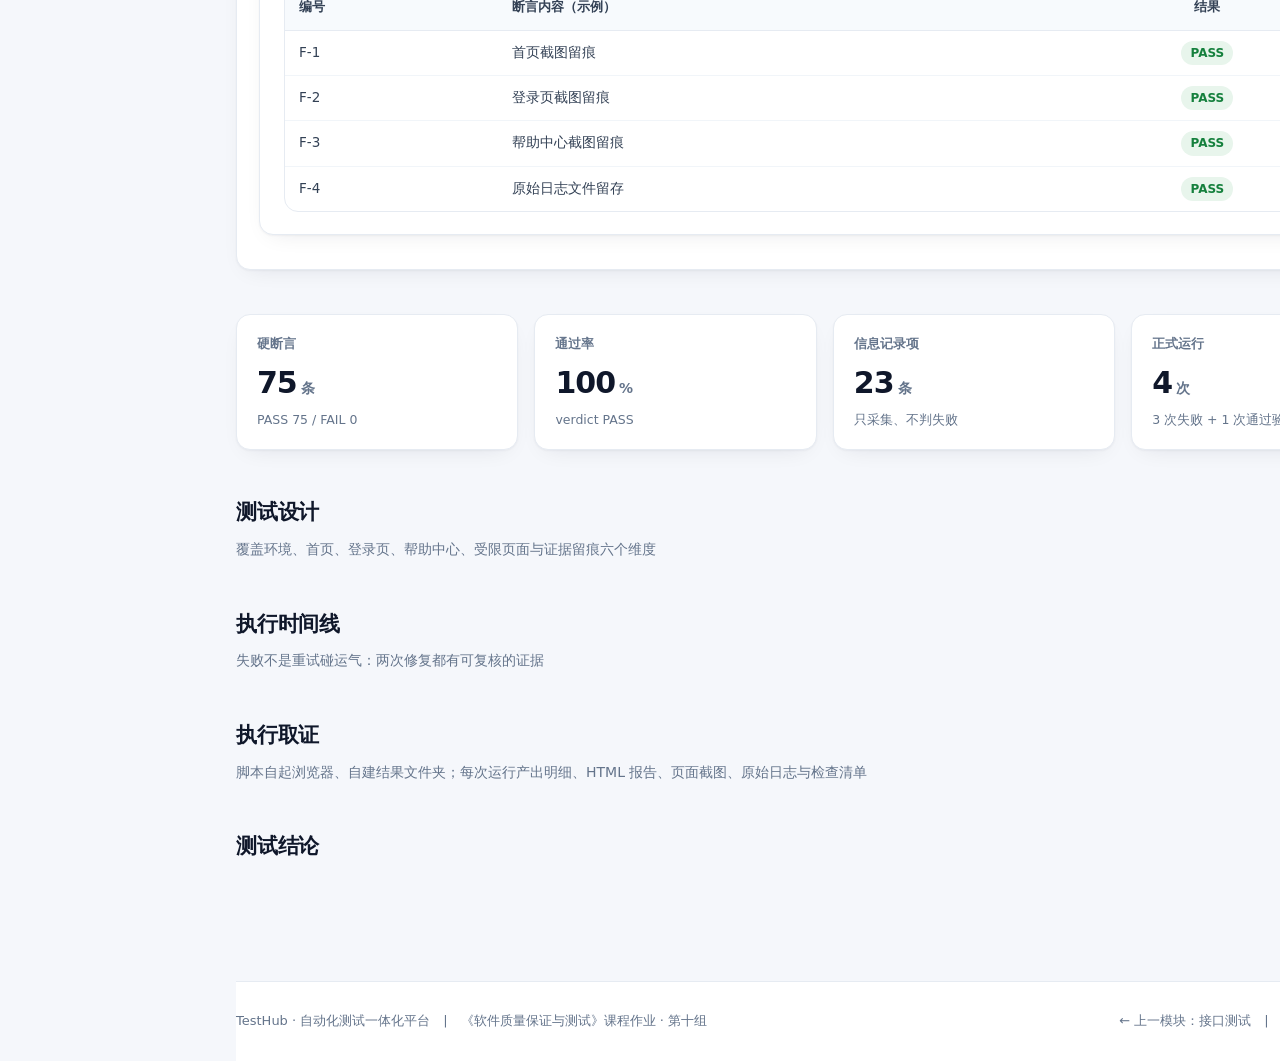
<file: ui.html>
<!DOCTYPE html>
<html lang="zh-CN">
<head>
<meta charset="UTF-8">
<meta name="viewport" content="width=device-width, initial-scale=1">
<title>界面测试 · TestHub 一体化测试平台</title>
<link rel="stylesheet" href="assets/css/style.css">
<link rel="stylesheet" href="assets/css/console.css">
<link rel="stylesheet" href="assets/css/sidebar.css">
<script src="assets/js/theme.js"></script>
</head>
<body>

<header class="nav">
  <div class="wrap nav-inner">
    <a class="logo" href="index.html"><span class="logo-mark">T</span><span>TestHub<small>一体化测试平台</small></span></a>
    <div class="nav-search">
      <input id="globalSearch" type="text" placeholder="搜索用例 / 工具 / 指标…" autocomplete="off">
      <div class="search-pop" id="searchPop"></div>
    </div>
    <button class="nav-toggle" aria-label="菜单">☰</button>
    <button class="theme-toggle" id="themeToggle" aria-label="切换深色模式">🌙</button>
    <nav class="nav-links">
      <a href="index.html">首页</a>
      <a href="dashboard.html">质量看板</a>
      <a href="about.html">联系我们</a>
    </nav>
  </div>
</header>

<section class="page-head">
  <div class="wrap inner">
    <div class="crumb"><a href="index.html">首页</a> / 界面测试</div>
    <h1>界面测试</h1>
    <p class="desc">
      使用 Katalon Studio 对京东 Web 的 5 个页面开展全量界面检查：6 个分组、75 条硬断言、23 条只记录不判失败的信息项。
      每条断言独立 try/catch，一项失败不中断其余检查，最终以 75/75、100% 通过率完成验收。
    </p>
    <div class="chips">
      <span class="chip">Katalon Studio 11.7.0</span>
      <span class="chip">Edge 157</span>
      <span class="chip">Groovy / Selenium 4.46</span>
      <span class="chip">5 个页面</span>
      <span class="chip">75/75 PASS</span>
    </div>
    <div class="tool-links">
      <span class="tl-label">工具入口：</span>
      <a href="https://katalon.com/download" target="_blank" rel="noopener">Katalon Studio 官网 ↗</a>
      <a href="https://www.selenium.dev/" target="_blank" rel="noopener">Selenium 官网 ↗</a>
    </div>
  </div>
</section>

<main class="wrap">

  <section class="section">
    <div class="console" id="uiQuery">
      <h3>🔍 断言分组查询器</h3>
      <p class="sub">选择 A–F 任一分组或查看全部，立即列出该组的断言数量、检查内容与逐条断言明细（示例条目，完整明细见原始报告 01_result.txt）。</p>
      <div class="ctl-row">
        <label>断言分组</label>
        <select id="uiGroup">
          <option value="all" selected>全部（6 组 / 75 条）</option>
          <option value="A">A 环境（7 条断言）</option>
          <option value="B">B 首页（31 条断言）</option>
          <option value="C">C 登录页（17 条断言）</option>
          <option value="D">D 帮助中心（11 条断言）</option>
          <option value="E">E 受限页面（9 条断言）</option>
          <option value="F">F 证据（4 条信息项）</option>
        </select>
      </div>
      <div id="uiOut"></div>
    </div>
  </section>

  <section class="section">
    <div class="stats">
      <div class="stat"><div class="k">硬断言</div><div class="v">75<small>条</small></div><div class="d">PASS 75 / FAIL 0</div></div>
      <div class="stat"><div class="k">通过率</div><div class="v">100<small>%</small></div><div class="d">verdict PASS</div></div>
      <div class="stat"><div class="k">信息记录项</div><div class="v">23<small>条</small></div><div class="d">只采集、不判失败</div></div>
      <div class="stat"><div class="k">正式运行</div><div class="v">4<small>次</small></div><div class="d">3 次失败 + 1 次通过验收</div></div>
    </div>
  </section>

  <section class="section">
    <div class="section-head">
      <div>
        <h2>测试设计</h2>
        <p>覆盖环境、首页、登录页、帮助中心、受限页面与证据留痕六个维度</p>
      </div>
    </div>

    <div class="grid-2-1">
      <div class="table-wrap">
        <table class="data">
          <thead><tr><th class="c">分组</th><th class="c">断言</th><th class="c">信息</th><th>测试内容</th></tr></thead>
          <tbody>
            <tr><td class="c strong">A 环境</td><td class="c">7</td><td class="c">0</td><td>Edge 启动、指纹伪装、版本、会话、Cookie、视口</td></tr>
            <tr><td class="c strong">B 首页</td><td class="c">31</td><td class="c">11</td><td>URL / 标题 / 完整渲染 / 风控层、导航、搜索框、Logo、图片链接、控制台、性能、响应式</td></tr>
            <tr><td class="c strong">C 登录页</td><td class="c">17</td><td class="c">2</td><td>表单、扫码 / 密码 / 短信三种方式、第三方入口、页脚</td></tr>
            <tr><td class="c strong">D 帮助中心</td><td class="c">11</td><td class="c">2</td><td>导航、帮助搜索框可输入、链接与图片统计</td></tr>
            <tr><td class="c strong">E 受限页面</td><td class="c">9</td><td class="c">4</td><td>登录跳转落地页 5 项 + 商品频控落地页 4 项</td></tr>
            <tr><td class="c strong">F 证据</td><td class="c">0</td><td class="c">4</td><td>3 张截图与原始日志的留痕记录</td></tr>
            <tr><td class="c strong">合计</td><td class="c strong">75</td><td class="c strong">23</td><td>初版 66 项，修复 B06 时补齐 E 组 9 项后为 75 项</td></tr>
          </tbody>
        </table>
      </div>
      <div class="chart-card">
        <h4>各分组断言数量</h4>
        <div class="sub">B 组首页占比最高（31 条，41%）</div>
        <div class="chart" id="chart-groups"></div>
      </div>
    </div>
  </section>

  <section class="section">
    <div class="section-head">
      <div>
        <h2>执行时间线</h2>
        <p>失败不是重试碰运气：两次修复都有可复核的证据</p>
      </div>
    </div>

    <div class="grid-2">
      <div class="card card-pad">
        <div class="timeline">
          <div class="tl-item good"><span class="t">10:48</span> <span class="d">百度冒烟验证整条链路，Passed，确认环境可用</span></div>
          <div class="tl-item"><span class="t">12:15</span> <span class="d">5 页面独立探测，建立 JD_Full_UI_Test，确定可测边界与风控应对</span></div>
          <div class="tl-item bad"><span class="t">12:43:56</span> <span class="d">第 1 次正式运行：65/66 FAIL，仅 B06 失败</span></div>
          <div class="tl-item bad"><span class="t">12:43:58</span> <span class="d">第 2 次正式运行：结果一致，稳定复现</span></div>
          <div class="tl-item"><span class="t">12:55</span> <span class="d">第一次修复（v2）：B06 改判可视区域，补 E 组 9 条断言</span></div>
          <div class="tl-item bad"><span class="t">13:01:02</span> <span class="d">第 3 次正式运行：Error，仅跑 14 项（Groovy 动态类型错误）</span></div>
          <div class="tl-item"><span class="t">13:06</span> <span class="d">第二次修复（v2.1）+ 独立完整预跑：75/75 PASS、30 秒零异常</span></div>
          <div class="tl-item good"><span class="t">13:08:47</span> <span class="d">第 4 次正式运行（验收）：75/75 PASS、100%</span></div>
        </div>
      </div>
      <div>
        <div class="table-wrap">
          <table class="data">
            <thead><tr><th class="c">#</th><th>根因</th><th>修复</th></tr></thead>
            <tbody>
              <tr>
                <td class="c">1</td>
                <td>京东首页 DOM 常驻离屏兜底层（距视口顶部约 2,388 px），旧脚本用整页 innerText 全局搜“当前页面异常”，把看不见的模板也算进去 → 误报</td>
                <td>新增“文案是否落在可视区域”判定，B06 只判可见降级层；E 组升级为 9 条断言</td>
              </tr>
              <tr>
                <td class="c">2</td>
                <td>说明行写成“布尔值 + 字符串”，Groovy 没有布尔值加法，运行时抛异常记为 FATAL；语法检查抓不到动态类型错误</td>
                <td>拼接前统一 String.valueOf(...) 转字符串；增加“脱离 Katalon 的完整预跑”作为运行前验证</td>
              </tr>
            </tbody>
          </table>
        </div>
        <div class="callout" style="margin-top:14px">
          <b>预探测的价值：</b>京东会识别自动化浏览器。不伪装时首页只返回风控降级页「当前页面异常」，可见文本约 105 字、没有搜索框。
          先探测、再写用例，才避免了把风控页当成功能缺陷。
        </div>
      </div>
    </div>
  </section>

  <section class="section">
    <div class="section-head"><div><h2>执行取证</h2><p>脚本自起浏览器、自建结果文件夹；每次运行产出明细、HTML 报告、页面截图、原始日志与检查清单</p></div></div>
    <div class="shots">
      <figure class="shot">
        <img src="assets/img/ui-home.png" alt="京东首页最终验收">
        <figcaption><b>最终验收 · 京东首页：</b>导航、搜索框、商品楼层完整渲染，B 组 31 项断言全部 PASS。</figcaption>
      </figure>
      <figure class="shot">
        <img src="assets/img/ui-login.png" alt="京东登录页最终验收">
        <figcaption><b>最终验收 · 登录页：</b>扫码 / 密码 / 短信三种方式、第三方入口与页脚齐全，C 组 17 项全 PASS。</figcaption>
      </figure>
      <figure class="shot">
        <img src="assets/img/ui-error.png" alt="Katalon Error 界面">
        <figcaption><b>第 3 次运行报错现场：</b>40 个测试步骤 39 通过、1 Error、9.512 s，真实原因需到结果明细中查找。</figcaption>
      </figure>
      <div class="shot" style="display:flex;flex-direction:column;justify-content:center;gap:10px">
        <h3 style="margin:0;font-size:16px">Katalon Studio 实测评价</h3>
        <ul class="list" style="margin:0">
          <li><b>优点：</b>GUI 点 Run 即运行；自带 JRE/Groovy/Selenium/驱动；日志逐步追踪详细；报告体系完整；Groovy 可自由封装断言</li>
          <li><b>不足：</b>默认浏览器配置名是 Chrome，本机只有 Edge 时易误导；内置驱动版本滞后；单用例报告落系统临时目录；动态类型错误运行前抓不到</li>
        </ul>
      </div>
    </div>
  </section>

  <section class="section">
    <div class="callout ok">
      <b>测试结论</b>
      <ul>
        <li>环境、驱动、结果归档与全量用例全部跑通并可复用，后续再测直接点 Run，不用重新配置</li>
        <li>两次修复均定位到明确根因（离屏 DOM 误报、动态类型拼接崩溃），并有截屏与预跑数据可复核</li>
        <li>局限：75/75 说明“这些检查点在当时通过”，不等于网站没有缺陷；未覆盖真实登录、搜索提交、下单支付，搜索跳登录与商品 403 属站点限流</li>
      </ul>
    </div>
  </section>

</main>

<footer class="site">
  <div class="wrap inner">
    <div>TestHub · 自动化测试一体化平台　|　《软件质量保证与测试》课程作业 · 第十组</div>
    <div><a href="api.html">← 上一模块：接口测试</a>　|　<a href="ai.html">下一模块：智能用例 →</a></div>
  </div>
</footer>

<script src="assets/js/data.js"></script>
<script src="assets/js/console.js"></script>
<script src="assets/js/app.js"></script>
<script>
barChart("#chart-groups", {
  labels: ["A 环境", "B 首页", "C 登录页", "D 帮助中心", "E 受限页面"],
  values: [7, 31, 17, 11, 9],
  unit: " 条",
  colors: ["#94a3b8", "#2f80ed", "#0d9488", "#7c3aed", "#d97706"]
});
</script>
<script src="assets/js/sidebar.js"></script>
</body>
</html>
</file>
<file: assets/css/style.css>
:root {
  --bg: #f5f7fb;
  --card: #ffffff;
  --ink: #0f172a;
  --ink-2: #334155;
  --muted: #64748b;
  --line: #e6ebf2;
  --brand: #1f4e79;
  --brand-2: #2f80ed;
  --brand-soft: #eaf2fb;
  --ok: #15803d;
  --ok-soft: #e8f5ec;
  --warn: #b45309;
  --warn-soft: #fdf3e3;
  --fail: #b91c1c;
  --fail-soft: #fdeceb;
  --info: #1d4ed8;
  --info-soft: #e8eefc;
  --radius: 14px;
  --shadow: 0 1px 2px rgba(15, 23, 42, .04), 0 8px 24px -12px rgba(15, 23, 42, .12);
  --shadow-lg: 0 24px 60px -30px rgba(15, 23, 42, .35);
}

* { box-sizing: border-box; }

html { scroll-behavior: smooth; }

body {
  margin: 0;
  background: var(--bg);
  color: var(--ink);
  font-family: "Microsoft YaHei", "PingFang SC", "Hiragino Sans GB", system-ui, -apple-system, "Segoe UI", sans-serif;
  font-size: 15px;
  line-height: 1.75;
  -webkit-font-smoothing: antialiased;
}

a { color: var(--brand-2); text-decoration: none; }
a:hover { text-decoration: underline; }

.wrap { width: min(1180px, 92vw); margin: 0 auto; }

/* ---------- 顶部导航 ---------- */
.nav {
  position: sticky; top: 0; z-index: 50;
  background: rgba(255, 255, 255, .92);
  backdrop-filter: saturate(180%) blur(12px);
  border-bottom: 1px solid var(--line);
}
.nav-inner {
  display: flex; align-items: center; gap: 28px;
  height: 64px;
}
.logo { display: flex; align-items: center; gap: 10px; font-weight: 800; color: var(--ink); font-size: 17px; letter-spacing: .2px; }
.logo:hover { text-decoration: none; }
.logo-mark {
  width: 32px; height: 32px; border-radius: 9px;
  background: linear-gradient(135deg, #1f4e79, #2f80ed);
  color: #fff; display: grid; place-items: center;
  font-size: 15px; font-weight: 800;
  box-shadow: 0 6px 14px -6px rgba(47, 128, 237, .8);
}
.logo small { display: block; font-size: 11px; color: var(--muted); font-weight: 500; letter-spacing: 1px; }
.nav-links { display: flex; gap: 4px; margin-left: auto; }
.nav-links a {
  color: var(--ink-2); padding: 8px 14px; border-radius: 9px;
  font-size: 14.5px; font-weight: 500;
}
.nav-links a:hover { background: var(--brand-soft); color: var(--brand); text-decoration: none; }
.nav-links a.active { background: var(--brand); color: #fff; }
.nav-links a.active:hover { background: var(--brand); }
.nav-toggle { display: none; margin-left: auto; background: none; border: 1px solid var(--line); border-radius: 9px; padding: 6px 10px; cursor: pointer; }

/* ---------- Hero ---------- */
.hero {
  position: relative; overflow: hidden;
  background:
    radial-gradient(900px 340px at 12% -10%, #e8f1fd 0%, rgba(232, 241, 253, 0) 70%),
    radial-gradient(700px 300px at 92% 0%, #eef6f1 0%, rgba(238, 246, 241, 0) 70%),
    #fff;
  border-bottom: 1px solid var(--line);
}
.hero::after {
  content: ""; position: absolute; inset: 0;
  background-image: linear-gradient(var(--line) 1px, transparent 1px), linear-gradient(90deg, var(--line) 1px, transparent 1px);
  background-size: 56px 56px;
  mask-image: radial-gradient(70% 60% at 50% 0%, #000 0%, transparent 80%);
  opacity: .5; pointer-events: none;
}
.hero-inner { position: relative; z-index: 2; padding: 64px 0 56px; }
.eyebrow {
  display: inline-flex; align-items: center; gap: 8px;
  background: var(--brand-soft); color: var(--brand);
  border: 1px solid #d5e4f6;
  padding: 5px 12px; border-radius: 999px;
  font-size: 12.5px; font-weight: 700; letter-spacing: .5px;
}
.hero h1 {
  margin: 18px 0 14px; font-size: clamp(28px, 4.4vw, 44px);
  line-height: 1.25; letter-spacing: -.5px;
}
.hero h1 span { color: var(--brand-2); }
.hero p.lead { max-width: 720px; color: var(--muted); font-size: 16px; margin: 0 0 26px; }
.hero-actions { display: flex; gap: 12px; flex-wrap: wrap; }

.btn {
  display: inline-flex; align-items: center; gap: 8px;
  padding: 11px 20px; border-radius: 10px; font-weight: 700; font-size: 14.5px;
  border: 1px solid transparent; cursor: pointer;
}
.btn-primary { background: linear-gradient(135deg, #1f4e79, #2f80ed); color: #fff; box-shadow: 0 12px 24px -14px rgba(31, 78, 121, .9); }
.btn-primary:hover { text-decoration: none; filter: brightness(1.05); }
.btn-ghost { background: #fff; border-color: var(--line); color: var(--ink-2); }
.btn-ghost:hover { border-color: #c9d8ea; text-decoration: none; color: var(--brand); }

/* ---------- 通用区块 ---------- */
main { padding: 40px 0 72px; }
.section { margin-bottom: 44px; }
.section-head { display: flex; align-items: flex-end; justify-content: space-between; gap: 20px; margin-bottom: 18px; }
.section-head h2 { margin: 0; font-size: 21px; letter-spacing: -.2px; }
.section-head p { margin: 6px 0 0; color: var(--muted); font-size: 14px; }
.section-head .more { font-size: 14px; font-weight: 600; white-space: nowrap; }

.card {
  background: var(--card); border: 1px solid var(--line);
  border-radius: var(--radius); box-shadow: var(--shadow);
}
.card-pad { padding: 22px 24px; }

/* ---------- 首页四大板块 ---------- */
.modules { display: grid; grid-template-columns: repeat(4, 1fr); gap: 18px; }
.module {
  position: relative; overflow: hidden;
  background: #fff; border: 1px solid var(--line); border-radius: var(--radius);
  padding: 22px 22px 20px; box-shadow: var(--shadow);
  display: flex; flex-direction: column; gap: 10px;
  transition: transform .18s ease, box-shadow .18s ease, border-color .18s ease;
}
.module:hover { transform: translateY(-3px); box-shadow: var(--shadow-lg); border-color: #cfe0f5; text-decoration: none; }
.module::before { content: ""; position: absolute; left: 0; right: 0; top: 0; height: 3px; background: var(--accent, var(--brand-2)); }
.module .ico {
  width: 42px; height: 42px; border-radius: 11px;
  display: grid; place-items: center; font-size: 20px;
  background: var(--accent-soft, var(--brand-soft)); color: var(--accent, var(--brand-2));
}
.module h3 { margin: 2px 0 0; font-size: 16.5px; color: var(--ink); }
.module .tool { font-size: 12.5px; color: var(--muted); font-weight: 600; letter-spacing: .3px; }
.module p { margin: 0; font-size: 13.5px; color: var(--muted); line-height: 1.7; }
.module .metric { display: flex; align-items: baseline; gap: 6px; margin-top: auto; padding-top: 6px; border-top: 1px dashed var(--line); }
.module .metric b { font-size: 20px; color: var(--ink); letter-spacing: -.5px; }
.module .metric span { font-size: 12.5px; color: var(--muted); }
.module-actions { display: flex; gap: 8px; flex-wrap: wrap; margin-top: 12px; }
.btn-sm { padding: 7px 13px; font-size: 12.5px; border-radius: 8px; font-weight: 700; }
.btn-sm.btn-primary { box-shadow: none; }
.tool-links { display: flex; flex-wrap: wrap; align-items: center; gap: 10px; margin-top: 16px; font-size: 13px; }
.tool-links .tl-label { color: var(--muted); font-weight: 700; }
.tool-links a {
  display: inline-flex; align-items: center; gap: 5px;
  padding: 6px 13px; border: 1px solid var(--line); border-radius: 999px;
  background: #fff; color: var(--brand); font-weight: 700; font-size: 12.5px;
}
.tool-links a:hover { border-color: #c9d8ea; text-decoration: none; box-shadow: var(--shadow); }

/* ---------- 统计卡 ---------- */
.stats { display: grid; grid-template-columns: repeat(4, 1fr); gap: 16px; }
.stat { background: #fff; border: 1px solid var(--line); border-radius: var(--radius); padding: 18px 20px; box-shadow: var(--shadow); }
.stat .k { font-size: 12.5px; color: var(--muted); font-weight: 600; }
.stat .v { font-size: 30px; font-weight: 800; letter-spacing: -1px; margin: 2px 0 0; }
.stat .v small { font-size: 14px; font-weight: 700; color: var(--muted); margin-left: 4px; }
.stat .d { font-size: 12.5px; color: var(--muted); }

/* ---------- 表格 ---------- */
.table-wrap { overflow-x: auto; border-radius: var(--radius); border: 1px solid var(--line); background: #fff; box-shadow: var(--shadow); }
table.data { width: 100%; border-collapse: collapse; font-size: 13.5px; }
table.data thead th {
  background: #f7fafd; color: var(--ink-2); font-weight: 700; text-align: left;
  padding: 11px 14px; border-bottom: 1px solid var(--line); white-space: nowrap; font-size: 13px;
}
table.data tbody td { padding: 10px 14px; border-bottom: 1px solid #f1f5f9; color: var(--ink-2); vertical-align: top; }
table.data tbody tr:last-child td { border-bottom: none; }
table.data tbody tr:hover { background: #fbfdff; }
table.data td.num, table.data th.num { text-align: right; font-variant-numeric: tabular-nums; }
table.data td.c, table.data th.c { text-align: center; }
table.data .strong { font-weight: 700; color: var(--ink); }

/* ---------- 徽章 ---------- */
.badge {
  display: inline-block; padding: 2px 9px; border-radius: 999px;
  font-size: 12px; font-weight: 700; line-height: 1.7; white-space: nowrap;
}
.badge.ok { background: var(--ok-soft); color: var(--ok); }
.badge.warn { background: var(--warn-soft); color: var(--warn); }
.badge.fail { background: var(--fail-soft); color: var(--fail); }
.badge.info { background: var(--info-soft); color: var(--info); }
.badge.gray { background: #f1f5f9; color: var(--muted); }

/* ---------- 图表 ---------- */
.chart-card { background: #fff; border: 1px solid var(--line); border-radius: var(--radius); box-shadow: var(--shadow); padding: 18px 20px 10px; }
.chart-card h4 { margin: 0 0 2px; font-size: 15px; }
.chart-card .sub { font-size: 12.5px; color: var(--muted); margin-bottom: 10px; }
.chart { width: 100%; }
.chart svg { width: 100%; height: auto; display: block; overflow: visible; }
.legend { display: flex; gap: 16px; flex-wrap: wrap; margin: 4px 0 10px; font-size: 12.5px; color: var(--muted); }
.legend i { width: 10px; height: 10px; border-radius: 3px; display: inline-block; margin-right: 6px; }

.grid-2 { display: grid; grid-template-columns: 1fr 1fr; gap: 18px; }
.grid-2-1 { display: grid; grid-template-columns: 1.35fr 1fr; gap: 18px; }

/* ---------- 证据截图 ---------- */
.shots { display: grid; grid-template-columns: repeat(2, 1fr); gap: 18px; }
.shot { background: #fff; border: 1px solid var(--line); border-radius: var(--radius); padding: 12px; box-shadow: var(--shadow); }
.shot img { width: 100%; display: block; border-radius: 9px; border: 1px solid var(--line); }
.shot figcaption { font-size: 12.5px; color: var(--muted); margin-top: 9px; }
.shot figcaption b { color: var(--ink-2); }

/* ---------- 提示块 ---------- */
.callout {
  border-radius: var(--radius); padding: 16px 20px; font-size: 13.8px; line-height: 1.8;
  background: var(--brand-soft); border: 1px solid #d5e4f6; color: #17395c;
}
.callout.ok { background: var(--ok-soft); border-color: #cfe8d8; color: #14532d; }
.callout.warn { background: var(--warn-soft); border-color: #f4dfb8; color: #7c3a06; }
.callout b { color: inherit; }
.callout ul { margin: 8px 0 0; padding-left: 20px; }

/* ---------- 时间线 ---------- */
.timeline { position: relative; padding-left: 22px; }
.timeline::before { content: ""; position: absolute; left: 6px; top: 6px; bottom: 6px; width: 2px; background: var(--line); }
.tl-item { position: relative; padding: 0 0 16px 12px; font-size: 13.5px; }
.tl-item::before { content: ""; position: absolute; left: -22px; top: 7px; width: 10px; height: 10px; border-radius: 50%; background: #fff; border: 2.5px solid var(--brand-2); }
.tl-item.bad::before { border-color: #dc2626; }
.tl-item.good::before { border-color: #16a34a; }
.tl-item .t { font-weight: 700; color: var(--ink); }
.tl-item .d { color: var(--muted); }

/* ---------- 流程步骤 ---------- */
.steps { display: grid; grid-template-columns: repeat(5, 1fr); gap: 12px; counter-reset: s; }
.step { background: #fff; border: 1px solid var(--line); border-radius: 12px; padding: 16px 16px 14px; position: relative; box-shadow: var(--shadow); }
.step::before {
  counter-increment: s; content: counter(s);
  position: absolute; top: -10px; left: 14px;
  width: 22px; height: 22px; border-radius: 50%;
  background: var(--brand); color: #fff; font-size: 12px; font-weight: 800;
  display: grid; place-items: center;
}
.step h5 { margin: 8px 0 4px; font-size: 14px; }
.step p { margin: 0; font-size: 12.5px; color: var(--muted); line-height: 1.65; }

/* ---------- 页面头 ---------- */
.page-head { background: #fff; border-bottom: 1px solid var(--line); }
.page-head .inner { padding: 26px 0 24px; }
.crumb { font-size: 12.5px; color: var(--muted); margin-bottom: 10px; }
.crumb a { color: var(--muted); }
.page-head h1 { margin: 0 0 6px; font-size: 26px; letter-spacing: -.4px; }
.page-head .desc { color: var(--muted); font-size: 14px; margin: 0; max-width: 860px; }
.chips { display: flex; gap: 8px; flex-wrap: wrap; margin-top: 14px; }
.chip { font-size: 12.5px; color: var(--ink-2); background: #f4f7fb; border: 1px solid var(--line); padding: 4px 11px; border-radius: 999px; font-weight: 600; }

/* ---------- 列表 ---------- */
.list { margin: 0; padding-left: 20px; font-size: 13.8px; color: var(--ink-2); }
.list li { margin-bottom: 6px; }

/* ---------- 页脚 ---------- */
footer.site {
  border-top: 1px solid var(--line); background: #fff;
  padding: 28px 0; color: var(--muted); font-size: 13px;
}
footer.site .inner { display: flex; justify-content: space-between; gap: 20px; flex-wrap: wrap; }
footer.site a { color: var(--muted); }

/* ---------- 响应式 ---------- */
@media (max-width: 1024px) {
  .modules { grid-template-columns: repeat(2, 1fr); }
  .stats { grid-template-columns: repeat(2, 1fr); }
  .steps { grid-template-columns: repeat(2, 1fr); }
  .grid-2, .grid-2-1 { grid-template-columns: 1fr; }
}
@media (max-width: 720px) {
  .nav-links { display: none; position: absolute; top: 64px; left: 0; right: 0; background: #fff; border-bottom: 1px solid var(--line); flex-direction: column; padding: 8px; gap: 2px; }
  .nav-links.open { display: flex; }
  .nav-toggle { display: block; }
  .modules, .stats, .shots, .steps { grid-template-columns: 1fr; }
  .hero-inner { padding: 40px 0 34px; }
  main { padding: 26px 0 48px; }
}

/* ---------- 主题切换按钮 ---------- */
.theme-toggle {
  width: 36px; height: 36px; border-radius: 10px;
  border: 1px solid var(--line); background: var(--card);
  cursor: pointer; font-size: 15px; display: grid; place-items: center;
  flex: 0 0 auto; transition: border-color .15s, transform .15s;
}
.theme-toggle:hover { border-color: #2f80ed; transform: translateY(-1px); }

/* ---------- 深色模式 ---------- */
:root {
  --chart-grid: #eef2f7; --chart-grid-strong: #cbd5e1;
  --chart-muted: #94a3b8; --chart-muted2: #64748b;
  --chart-ink: #0f172a; --chart-ink2: #334155; --chart-point: #ffffff;
}
.dark body {
  --bg: #0b1220; --card: #131c2e; --ink: #e6edf7; --ink-2: #c4d1e2; --muted: #8ba0bb;
  --line: #243350; --brand: #3b82c4; --brand-2: #5aa2f0; --brand-soft: #16253f;
  --ok: #4ade80; --ok-soft: #0e2a1c; --warn: #fbbf24; --warn-soft: #2d2310;
  --fail: #f87171; --fail-soft: #2e1416; --info: #93b4f8; --info-soft: #14203c;
  --shadow: 0 1px 2px rgba(0, 0, 0, .3), 0 8px 24px -12px rgba(0, 0, 0, .55);
  --shadow-lg: 0 24px 60px -30px rgba(0, 0, 0, .7);
  --chart-grid: #1d2b45; --chart-grid-strong: #2c3d5f;
  --chart-muted: #6f84a3; --chart-muted2: #8ba0bb;
  --chart-ink: #e6edf7; --chart-ink2: #c4d1e2; --chart-point: #131c2e;
}
.dark body { background: var(--bg); color: var(--ink); }
.dark .nav { background: rgba(11, 18, 32, .92); }
.dark .hero {
  background:
    radial-gradient(900px 340px at 12% -10%, #12233f 0%, rgba(18, 35, 63, 0) 70%),
    radial-gradient(700px 300px at 92% 0%, #0f2436 0%, rgba(15, 36, 54, 0) 70%),
    #0d1526;
}
.dark .module, .dark .stat, .dark .table-wrap, .dark .chart-card, .dark .shot,
.dark .step, .dark .page-head, .dark footer.site, .dark .tool-card,
.dark .console, .dark .chart-box, .dark .search-pop, .dark .btn-ghost,
.dark .tool-links a, .dark .nav-search input, .dark .ctl-row select,
.dark .ctl-row input[type="text"], .dark .console textarea, .dark .th-hamb { background: var(--card); }
.dark .btn-ghost { color: var(--ink-2); }
.dark .btn-ghost:hover { border-color: #3a5280; color: var(--brand-2); }
.dark table.data thead th { background: #182338; }
.dark table.data tbody td { border-bottom-color: #1e2b44; }
.dark table.data tbody tr:hover { background: #16213a; }
.dark .badge.gray { background: #1e2b44; }
.dark .chip { background: #182338; }
.dark .nav-links { background: var(--card); }
.dark .callout { background: #14274a; border-color: #24406b; color: #bcd2ee; }
.dark .callout.ok { background: #0e2a1c; border-color: #1d4630; color: #86efac; }
.dark .callout.warn { background: #2d2310; border-color: #51400f; color: #fcd34d; }
.dark .tl-item::before { background: var(--card); }
.dark .kv { background: #182338; }
.dark .hist-list .hm { background: #1e2b44; }
.dark .hist-list .hm.ok { background: #0e2a1c; }
.dark .hist-list .hm.bad { background: #2e1416; }
.dark .ai-prog { background: #1e2b44; }
.dark .th-hamb span { background: #9db4d0; }
.dark .tc-badge { background: color-mix(in srgb, var(--tc) 20%, #0b1220); }
.dark .sp-item:hover { background: var(--brand-soft); }

/* ---------- 打印 / 导出 PDF ---------- */
@media print {
  .nav, .th-sidebar, .th-mask, .th-hamb, .nav-search, .theme-toggle,
  .nav-toggle, .hero-actions, footer.site, .btn, .more { display: none !important; }
  .th-page { margin-left: 0 !important; }
  body { background: #fff; }
  main { padding: 0 !important; }
  .card, .chart-card, .stat, .module, .shot, .step, .console {
    box-shadow: none !important; break-inside: avoid;
  }
  .section { break-inside: avoid-page; }
  .chart svg { max-height: 300px; }
}
</file>
<file: assets/css/console.css>
/* ---------- 全局搜索 ---------- */
.nav-search { position: relative; margin-left: 18px; flex: 0 1 300px; }
.nav-search input {
  width: 100%; padding: 8px 12px 8px 34px; border: 1px solid var(--line); border-radius: 10px;
  font-size: 13px; background: #fff; outline: none; transition: border-color .15s;
}
.nav-search input:focus { border-color: #2f80ed; }
.nav-search::before { content: "🔍"; position: absolute; left: 10px; top: 7px; font-size: 13px; opacity: .55; }
.search-pop {
  display: none; position: absolute; top: 42px; left: 0; right: 0; z-index: 60;
  background: #fff; border: 1px solid var(--line); border-radius: 12px; box-shadow: var(--shadow-lg);
  overflow: hidden; max-height: 340px; overflow-y: auto;
}
.search-pop.show { display: block; }
.sp-item { display: block; padding: 9px 14px; border-bottom: 1px solid #f0f4f8; cursor: pointer; }
.sp-item:hover { background: var(--brand-soft); }
.sp-item b { display: block; font-size: 13px; color: var(--ink); }
.sp-item span { display: block; font-size: 12px; color: var(--muted); margin-top: 2px; }
.sp-empty { padding: 14px; font-size: 12.5px; color: var(--muted); text-align: center; }

/* ---------- 交互控制台 ---------- */
.console { background: #fff; border: 1px solid var(--line); border-radius: var(--radius); box-shadow: var(--shadow); padding: 20px 22px; }
.console h3 { margin: 0 0 4px; font-size: 16px; }
.console .sub { font-size: 12.5px; color: var(--muted); margin: 0 0 14px; }
.ctl-row { display: flex; gap: 10px; flex-wrap: wrap; align-items: center; margin-bottom: 12px; }
.ctl-row label { font-size: 12.5px; font-weight: 700; color: var(--muted); }
.ctl-row select, .ctl-row input[type="text"], .console textarea {
  padding: 8px 11px; border: 1px solid var(--line); border-radius: 9px; font-size: 13px;
  background: #fff; outline: none; font-family: inherit;
}
.ctl-row select:focus, .ctl-row input:focus, .console textarea:focus { border-color: #2f80ed; }
.ctl-row input[type="text"].grow { flex: 1 1 260px; }
.console textarea { width: 100%; min-height: 74px; resize: vertical; line-height: 1.6; }
.kv { display: flex; gap: 22px; flex-wrap: wrap; padding: 12px 14px; background: #f6f9fc; border: 1px solid var(--line); border-radius: 10px; margin-bottom: 12px; }
.kv .kv-i { display: flex; flex-direction: column; gap: 2px; }
.kv .kv-k { font-size: 11.5px; color: var(--muted); font-weight: 700; }
.kv .kv-v { font-size: 15px; font-weight: 800; color: var(--ink); }
.kv .kv-v.ok { color: #0d9488; }
.kv .kv-v.bad { color: #d64545; }
.resp-box { background: #101826; color: #d7e3f4; border-radius: 10px; padding: 14px 16px; font-family: Consolas, Menlo, monospace; font-size: 12.5px; line-height: 1.6; max-height: 340px; overflow: auto; white-space: pre-wrap; word-break: break-all; }
.hist-list { list-style: none; margin: 10px 0 0; padding: 0; }
.hist-list li { display: flex; align-items: center; gap: 10px; padding: 7px 4px; border-bottom: 1px dashed var(--line); font-size: 12.5px; }
.hist-list li.dim { color: var(--muted); }
.hist-list .hm { font-weight: 800; font-size: 11px; padding: 2px 8px; border-radius: 6px; background: #eef2f7; }
.hist-list .hm.ok { background: #e6f6f3; color: #0d9488; }
.hist-list .hm.bad { background: #fdeaea; color: #d64545; }
.hist-list .hu { flex: 1; color: var(--ink-2); overflow: hidden; text-overflow: ellipsis; white-space: nowrap; }
.hist-list .hs { font-weight: 700; }
.hist-list .hs.ok { color: #0d9488; }
.hist-list .hs.bad { color: #d64545; }
.hist-list .ht { color: var(--muted); }
button.mini { border: 1px solid var(--line); background: #fff; border-radius: 7px; padding: 3px 10px; font-size: 11.5px; cursor: pointer; }
button.mini:hover { border-color: #2f80ed; color: #2f80ed; }
.chart-box { margin-top: 14px; background: #fff; border: 1px solid var(--line); border-radius: 12px; padding: 14px; }
.pf-svg { width: 100%; height: auto; }
.badge.bad { background: #fdeaea; color: #d64545; }
.ai-case { border: 1px solid var(--line); border-left: 3px solid var(--brand-2); border-radius: 10px; padding: 12px 14px; margin-top: 10px; animation: pop .25s ease; }
.ai-case .ai-head { display: flex; align-items: center; gap: 8px; flex-wrap: wrap; font-size: 13.5px; }
.ai-case p { margin: 6px 0 0; font-size: 12.5px; color: var(--muted); }
@keyframes pop { from { opacity: 0; transform: translateY(6px); } to { opacity: 1; transform: none; } }
.ai-prog { height: 26px; background: #eef2f7; border-radius: 999px; overflow: hidden; margin: 10px 0; }
.ai-prog div { height: 100%; width: 0; background: linear-gradient(90deg, #1f4e79, #2f80ed); color: #fff; font-size: 11.5px; font-weight: 700; line-height: 26px; padding-left: 12px; transition: width .2s; white-space: nowrap; }

/* ---------- 工具中心 ---------- */
.tools-grid { display: grid; grid-template-columns: repeat(3, 1fr); gap: 18px; }
.tool-card { background: #fff; border: 1px solid var(--line); border-top: 3px solid var(--tc, var(--brand-2)); border-radius: var(--radius); padding: 20px; box-shadow: var(--shadow); display: flex; flex-direction: column; gap: 8px; }
.tool-card h3 { margin: 0; font-size: 17px; color: var(--ink); }
.tool-card p { margin: 0; font-size: 13px; color: var(--muted); line-height: 1.7; flex: 1; }
.tc-head { display: flex; justify-content: space-between; align-items: center; }
.tc-badge { font-size: 11.5px; font-weight: 800; color: var(--tc); background: color-mix(in srgb, var(--tc) 10%, #fff); padding: 3px 10px; border-radius: 999px; }
.tc-ver { font-size: 11.5px; color: var(--muted); font-weight: 700; }
.tc-actions { display: flex; flex-wrap: wrap; gap: 8px; margin-top: 10px; }
@media (max-width: 1024px) { .tools-grid { grid-template-columns: repeat(2, 1fr); } .nav-search { display: none; } }
@media (max-width: 720px) { .tools-grid { grid-template-columns: 1fr; } }
</file>
<file: assets/css/sidebar.css>
/* ---------- 左侧菜单抽屉 ---------- */
.th-sidebar{position:fixed;top:0;left:0;bottom:0;width:236px;background:#0f2237;color:#cfe0f3;z-index:90;
  transform:translateX(-100%);transition:transform .22s ease;overflow-y:auto;padding:18px 0 24px;}
body.sb-open .th-sidebar{transform:none;box-shadow:6px 0 30px rgba(8,20,35,.35)}
.th-sb-head{display:flex;align-items:center;gap:10px;padding:2px 18px 14px;border-bottom:1px solid rgba(255,255,255,.08);margin-bottom:10px}
.th-sb-head .logo-dot{width:30px;height:30px;border-radius:9px;background:linear-gradient(135deg,#2f80ed,#56ccf2);color:#fff;font-weight:800;display:flex;align-items:center;justify-content:center;font-size:16px}
.th-sb-head b{font-size:14.5px;color:#fff;letter-spacing:.3px}
.th-sb-label{font-size:10.5px;font-weight:800;letter-spacing:1.5px;color:#7f9ab5;padding:12px 18px 6px;text-transform:uppercase}
.th-nav-item{display:flex;align-items:center;gap:10px;padding:9px 18px;font-size:13.5px;color:#cfe0f3;text-decoration:none;border-left:3px solid transparent}
.th-nav-item:hover{background:rgba(255,255,255,.06);color:#fff}
.th-nav-item.cur{background:rgba(47,128,237,.22);color:#fff;border-left-color:#56ccf2;font-weight:700}
.th-nav-item .ni{font-size:15px;width:20px;text-align:center}
.th-toc{padding-bottom:6px}
.th-toc-item{display:flex;align-items:flex-start;gap:8px;padding:7px 18px;font-size:12.5px;color:#a9bdd2;cursor:pointer;line-height:1.45}
.th-toc-item:hover{color:#fff;background:rgba(255,255,255,.05)}
.th-toc-item.active{color:#56ccf2;font-weight:700}
.th-toc-item .dot{width:5px;height:5px;border-radius:50%;background:#56ccf2;margin-top:6px;flex:0 0 auto;opacity:.6}
.th-mask{position:fixed;inset:0;background:rgba(10,20,32,.45);z-index:80;opacity:0;pointer-events:none;transition:opacity .2s}
body.sb-open .th-mask{opacity:1;pointer-events:auto}
.th-hamb{position:fixed;left:14px;bottom:16px;z-index:95;width:42px;height:42px;border-radius:12px;border:1px solid var(--line);
  background:#fff;box-shadow:var(--shadow);cursor:pointer;display:flex;flex-direction:column;gap:4px;align-items:center;justify-content:center;padding:0}
.th-hamb span{display:block;width:17px;height:2px;border-radius:2px;background:#2c4a68}
.th-hamb:hover{border-color:#2f80ed}

/* ---------- 分组导航（大分类 + 子项） ---------- */
.th-nav-item{position:relative;padding-right:30px}
.th-nav-item .nt{flex:1}
.th-nav-item .chev{position:absolute;right:14px;top:50%;transform:translateY(-50%);font-size:11px;color:#7f9ab5;
  transition:transform .18s;padding:4px;line-height:1;cursor:pointer}
.th-group .th-sub{display:none}
.th-group.open .th-sub{display:block}
.th-group.open .th-nav-item .chev{transform:translateY(-50%) rotate(180deg)}
.th-group.cur-group{background:rgba(47,128,237,.10);border-radius:0 10px 10px 0}
.th-sub{padding:2px 0 6px}
.th-sub-item{display:block;padding:6px 18px 6px 46px;font-size:12.5px;color:#a9bdd2;text-decoration:none;line-height:1.4;
  border-left:3px solid transparent}
.th-sub-item:hover{color:#fff;background:rgba(255,255,255,.05)}
.th-sub-item.active{color:#56ccf2;font-weight:700;border-left-color:#56ccf2}
.th-sub-item::before{content:"·";margin-right:6px;color:#56ccf2;opacity:.7}

/* ---------- 区块收起/展开 ---------- */
.th-hidden{display:none!important}
section.section.collapsed .sec-body{display:none}
.sec-toggle{cursor:pointer;user-select:none;position:relative;padding-right:34px}
.sec-toggle::after{content:"\25BE";position:absolute;right:6px;top:50%;transform:translateY(-50%);font-size:15px;color:#8aa2ba;transition:transform .18s}
section.section.collapsed .sec-toggle::after{transform:translateY(-50%) rotate(-90deg)}
.sec-toggle:hover h2{color:#2f80ed}

@media(min-width:1100px){
  /* 桌面端：侧边栏固定常驻，不再抽屉拉出 */
  .th-sidebar{transform:none!important;box-shadow:none}
  .th-page{margin-left:236px;transition:margin-left .22s ease}
  .th-mask,.th-hamb{display:none!important}
}
</file>
